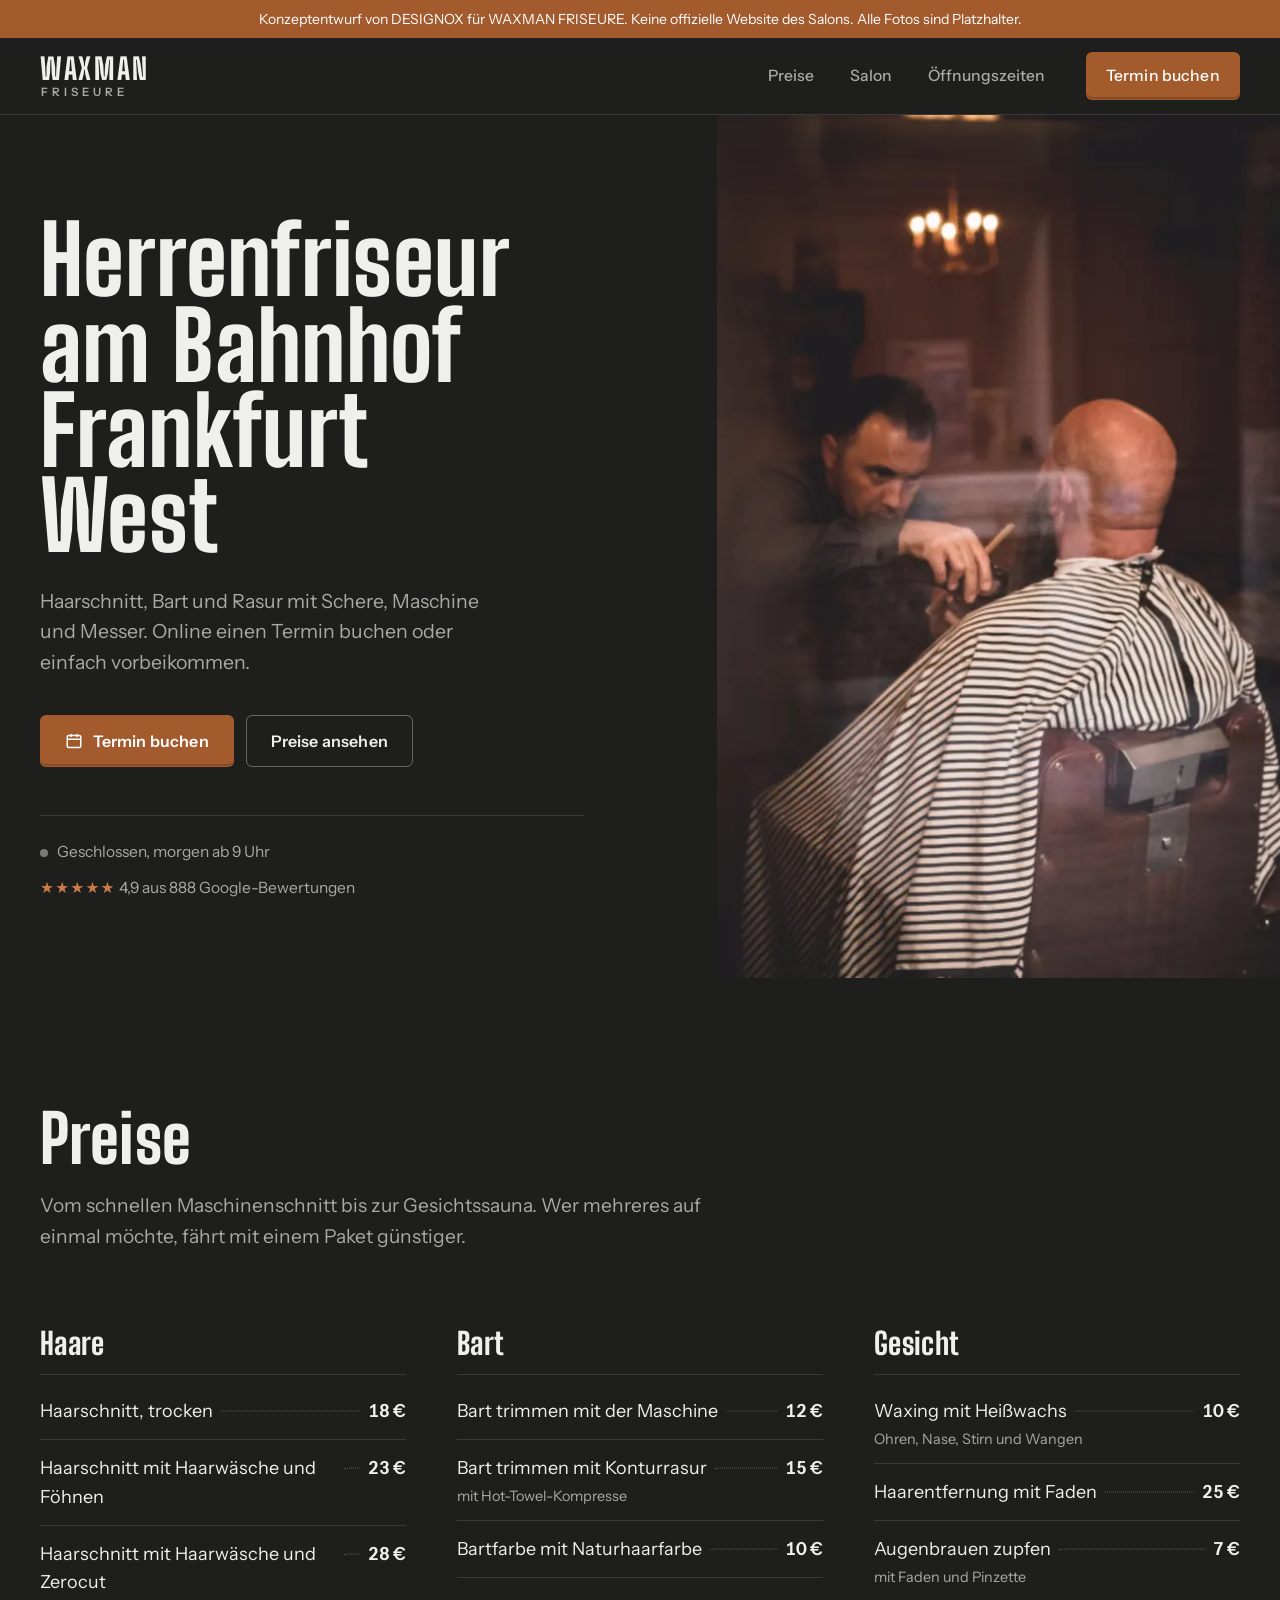
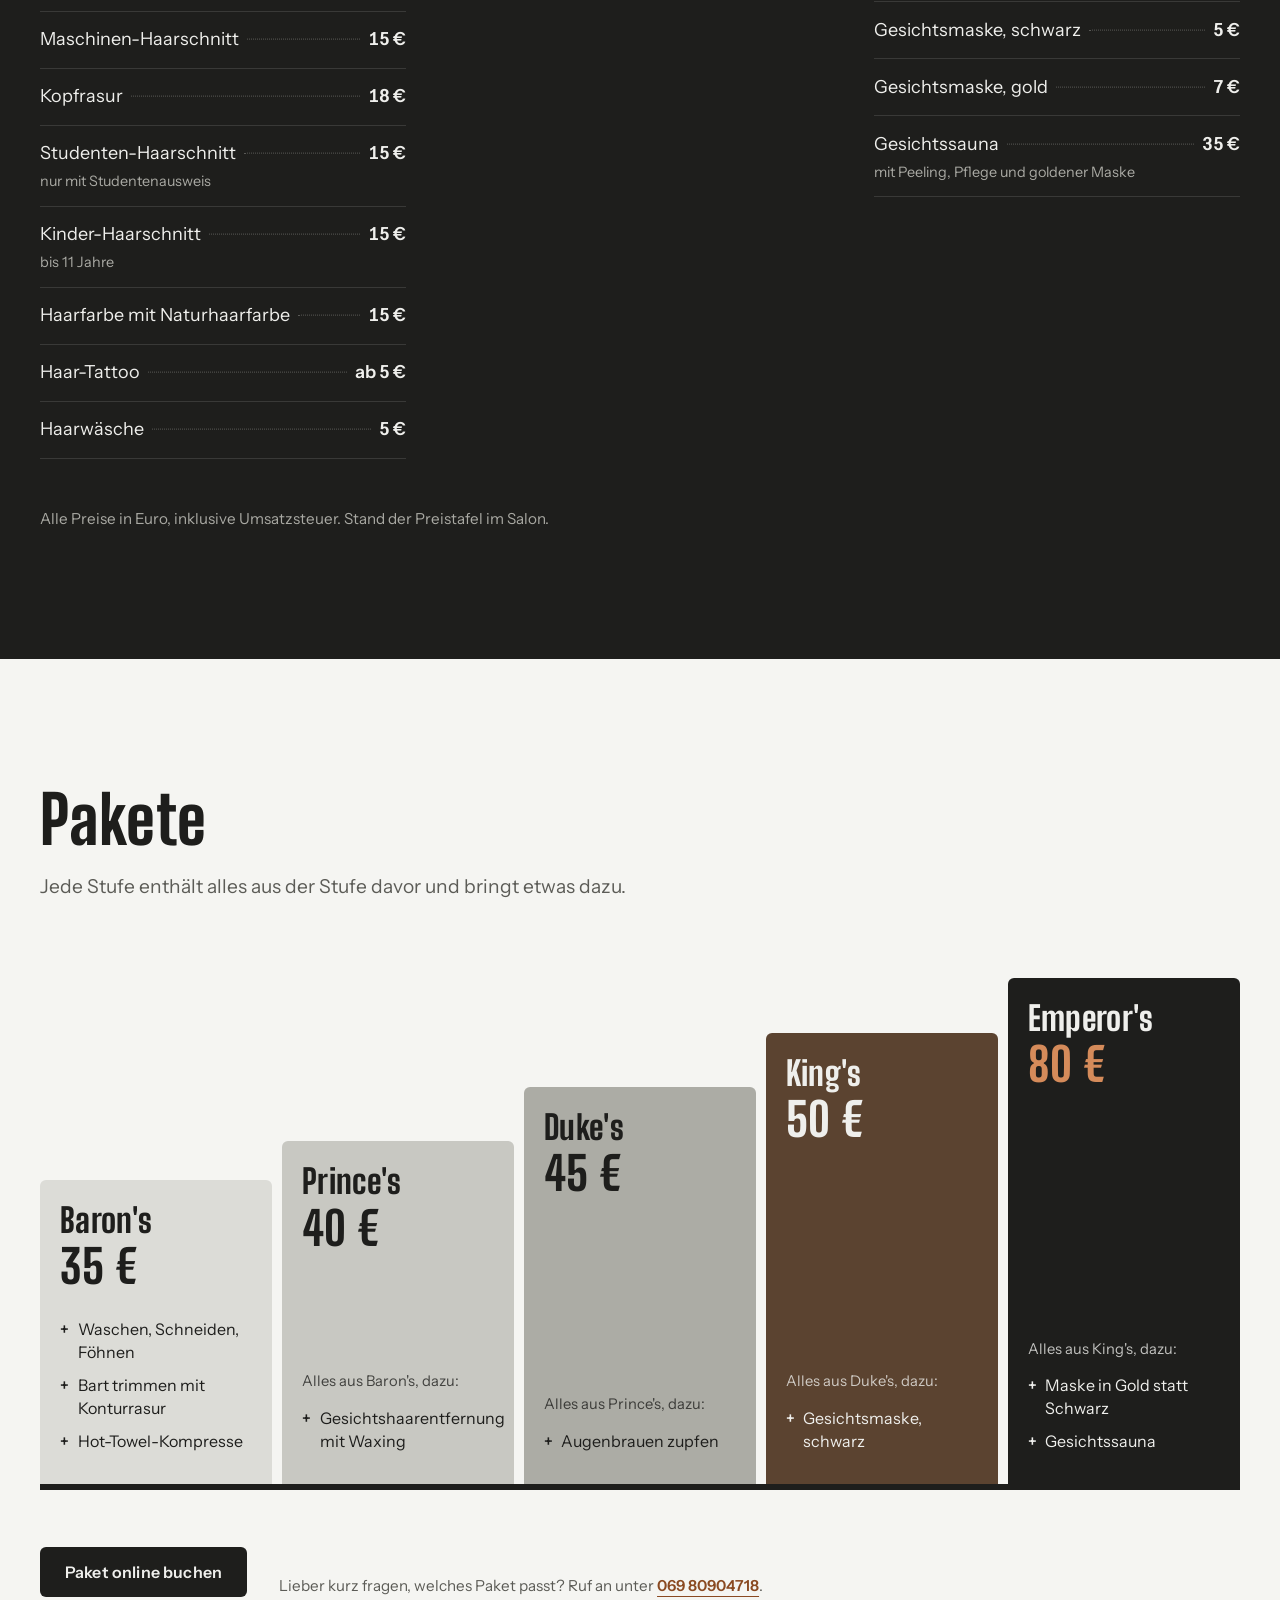
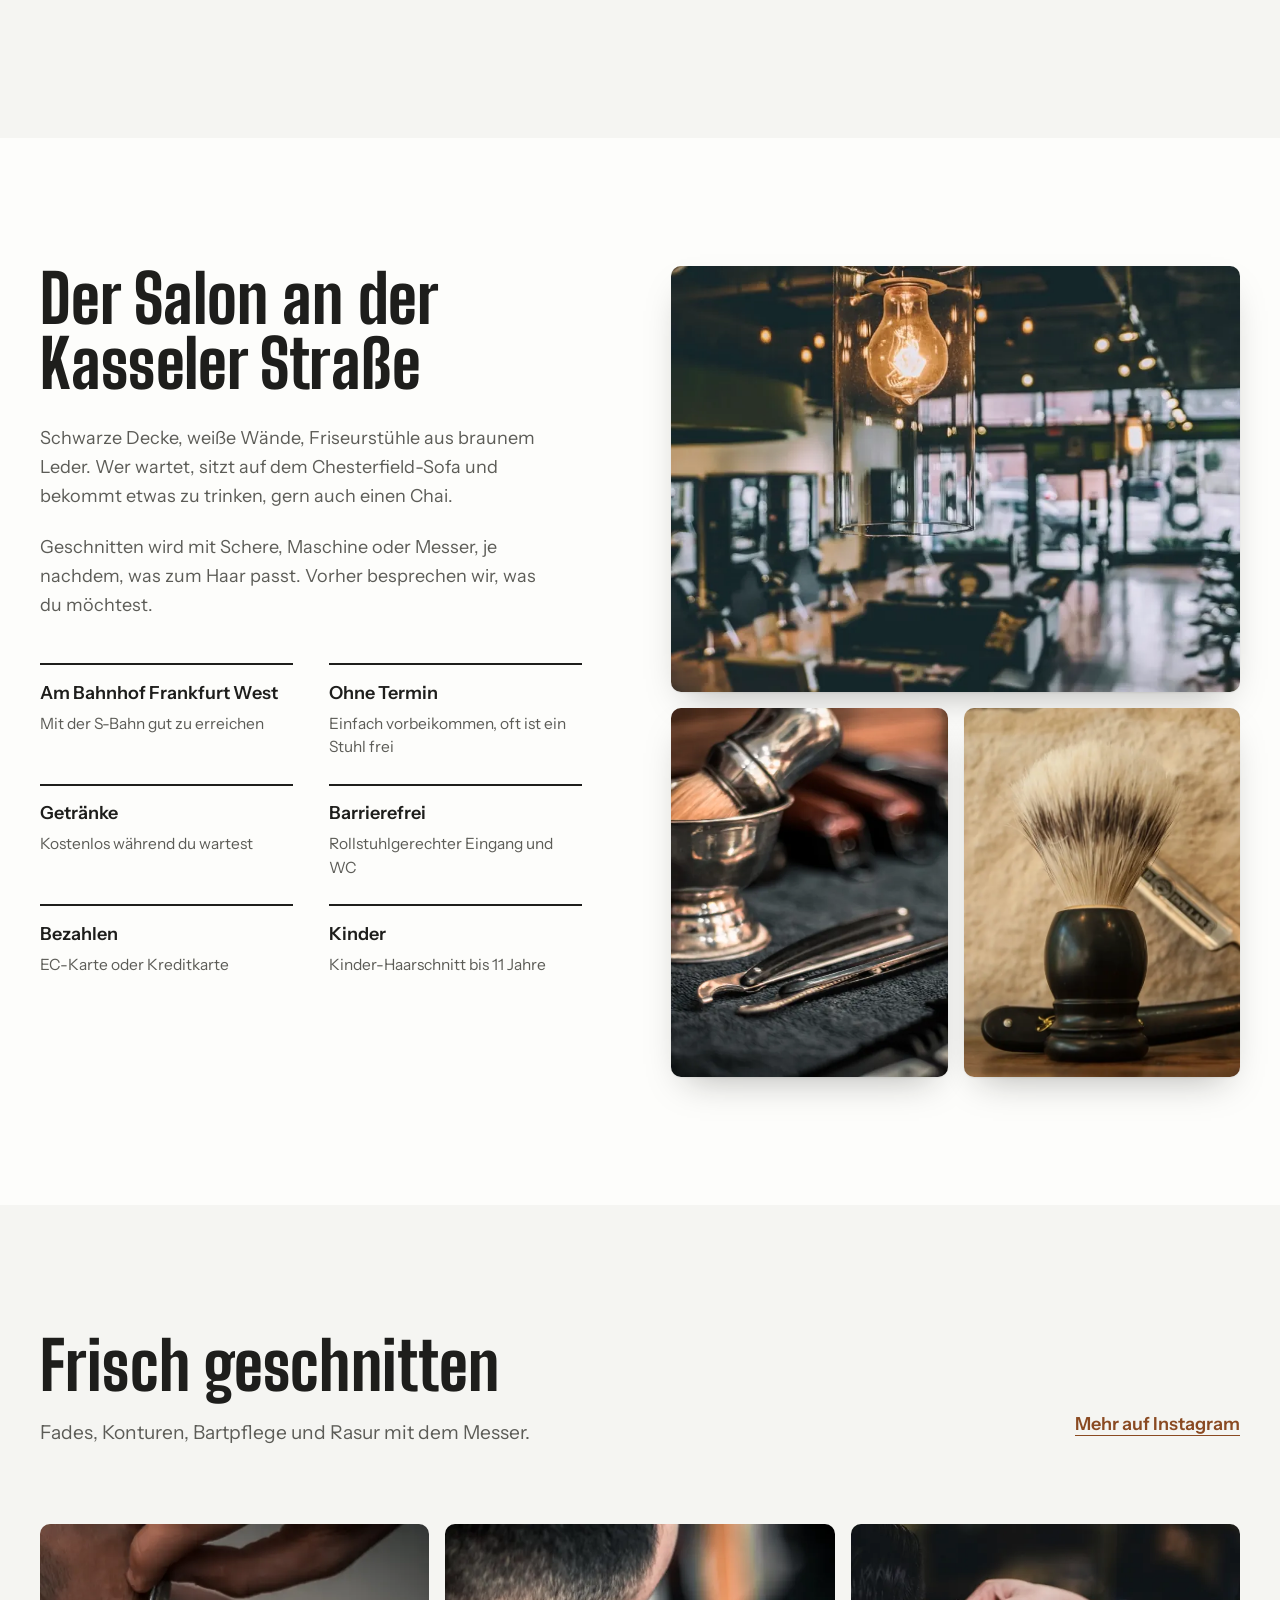
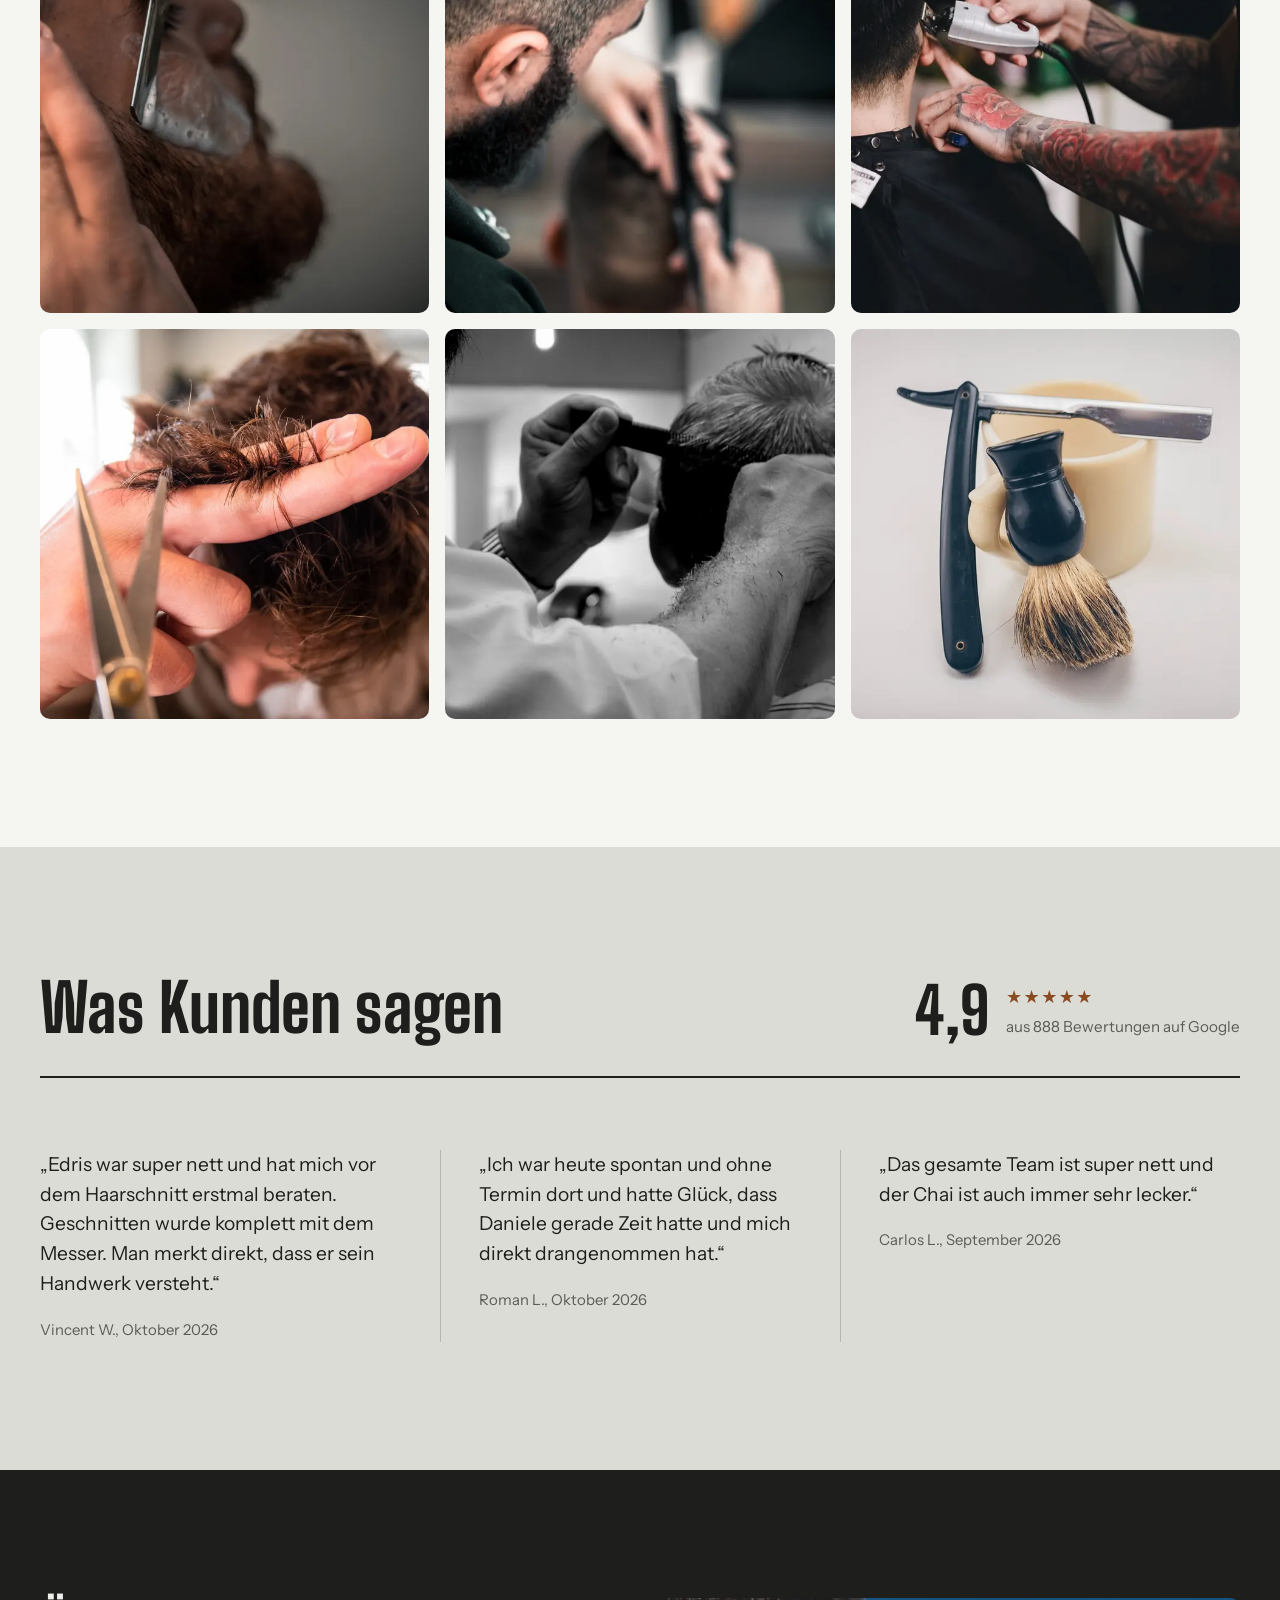
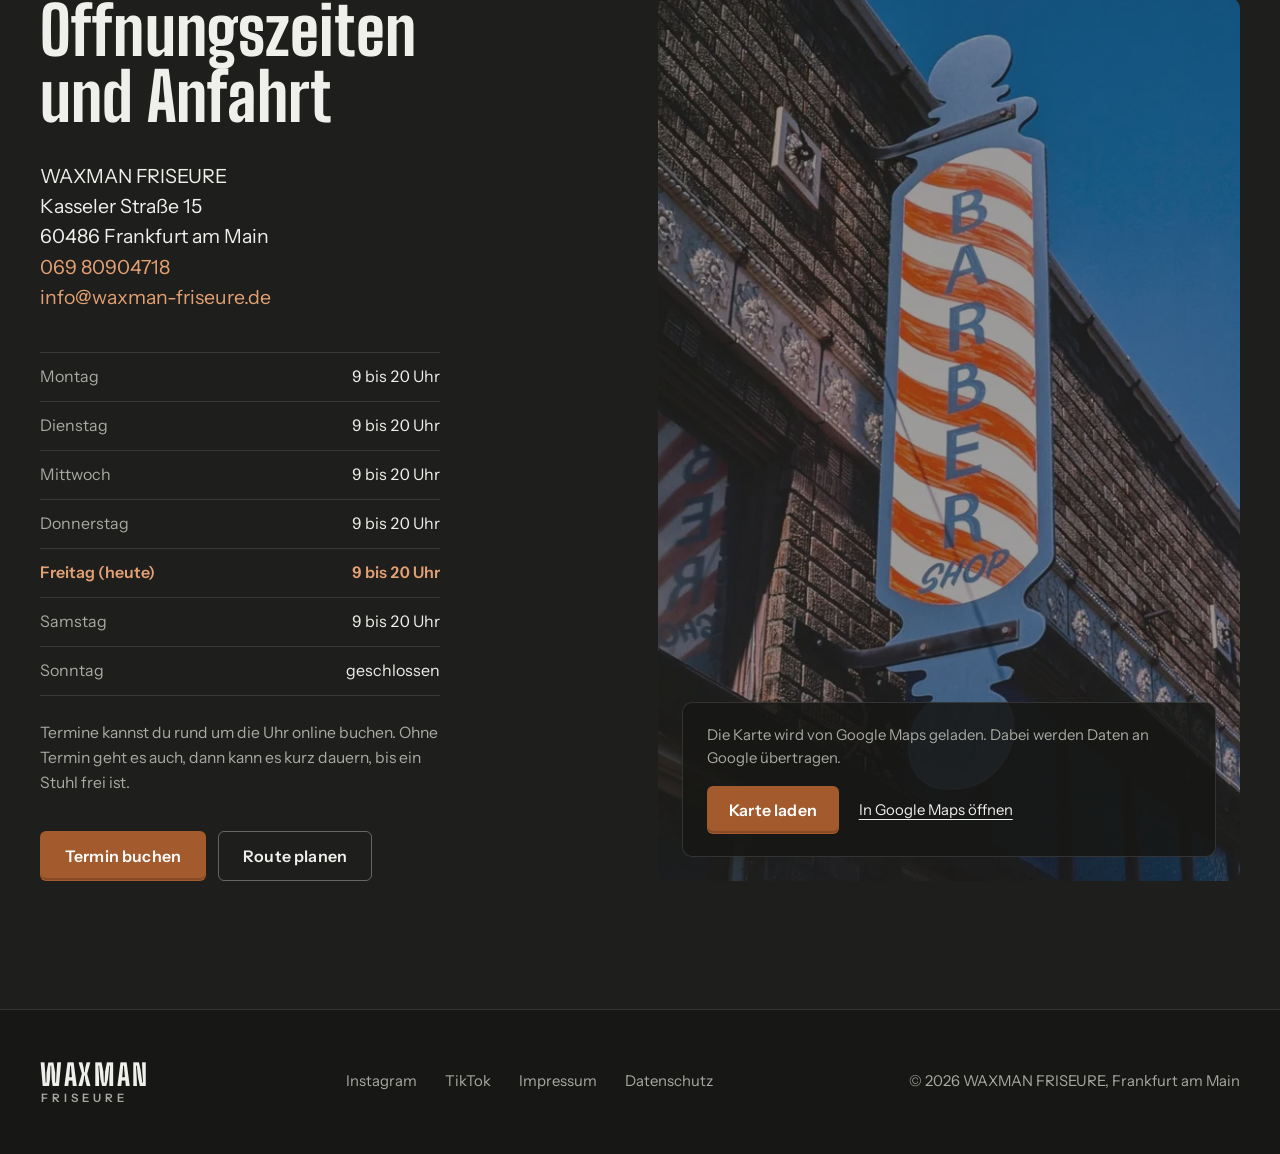
<file: demos/waxman-friseure/index.html>
<!doctype html>
<html lang="de">
<head>
<meta charset="utf-8">
<meta name="viewport" content="width=device-width, initial-scale=1">
<title>WAXMAN FRISEURE | Herrenfriseur am Bahnhof Frankfurt West</title>
<meta name="description" content="Herrenfriseur am Bahnhof Frankfurt West, Kasseler Straße 15: Haarschnitt, Bart und Rasur. Mo bis Sa 9 bis 20 Uhr, online buchen oder einfach vorbeikommen.">
<meta name="robots" content="noindex, nofollow">
<link rel="canonical" href="https://designox-waxman-friseure.vercel.app/">
<meta property="og:type" content="website">
<meta property="og:site_name" content="WAXMAN FRISEURE">
<meta property="og:locale" content="de_DE">
<meta property="og:url" content="https://designox-waxman-friseure.vercel.app/">
<meta property="og:title" content="WAXMAN FRISEURE Frankfurt">
<meta property="og:description" content="Herrenfriseur am Bahnhof Frankfurt West. Haarschnitt, Bart und Rasur, Mo bis Sa 9 bis 20 Uhr.">
<meta property="og:image" content="https://designox-waxman-friseure.vercel.app/img/og-image.jpg">
<meta property="og:image:width" content="1200">
<meta property="og:image:height" content="630">
<meta property="og:image:alt" content="Innenraum des Salons mit schwarzer Decke, weißen Wänden und Friseurstühlen aus braunem Leder">
<meta name="twitter:card" content="summary_large_image">
<meta name="twitter:title" content="WAXMAN FRISEURE Frankfurt">
<meta name="twitter:description" content="Herrenfriseur am Bahnhof Frankfurt West. Haarschnitt, Bart und Rasur, Mo bis Sa 9 bis 20 Uhr.">
<meta name="twitter:image" content="https://designox-waxman-friseure.vercel.app/img/og-image.jpg">
<meta name="theme-color" content="#1e1e1c">
<meta name="format-detection" content="telephone=yes">
<link rel="icon" href="data:image/svg+xml,%3Csvg xmlns='http://www.w3.org/2000/svg' viewBox='0 0 64 64'%3E%3Crect width='64' height='64' rx='10' fill='%231e1e1c'/%3E%3Cpath d='M14 18l9 28 9-22 9 22 9-28' fill='none' stroke='%23fdfdfb' stroke-width='5' stroke-linejoin='round'/%3E%3C/svg%3E">
<link rel="preload" as="image" type="image/webp" imagesrcset="img/hero-700.webp 700w, img/hero.webp 960w" imagesizes="(max-width: 980px) 100vw, 46vw" fetchpriority="high">
<link rel="preload" href="fonts/big-shoulders-display-latin.woff2" as="font" type="font/woff2" crossorigin>
<link rel="preload" href="fonts/instrument-sans-latin.woff2" as="font" type="font/woff2" crossorigin>
<link rel="stylesheet" href="fonts/fonts.css">
<script type="application/ld+json">
{
  "@context": "https://schema.org",
  "@type": "HairSalon",
  "@id": "https://designox-waxman-friseure.vercel.app/#salon",
  "name": "WAXMAN FRISEURE",
  "description": "Herrenfriseur am Bahnhof Frankfurt West: Haarschnitt, Bart, Rasur und Gesichtspflege.",
  "url": "https://designox-waxman-friseure.vercel.app/",
  "image": [
    "https://designox-waxman-friseure.vercel.app/img/og-image.jpg"
  ],
  "telephone": "+49 69 80904718",
  "email": "info@waxman-friseure.de",
  "priceRange": "5-80 €",
  "currenciesAccepted": "EUR",
  "paymentAccepted": "EC-Karte, Kreditkarte",
  "address": {
    "@type": "PostalAddress",
    "streetAddress": "Kasseler Straße 15",
    "postalCode": "60486",
    "addressLocality": "Frankfurt am Main",
    "addressRegion": "Hessen",
    "addressCountry": "DE"
  },
  "geo": {
    "@type": "GeoCoordinates",
    "latitude": 50.1190004,
    "longitude": 8.6408383
  },
  "hasMap": "https://www.google.com/maps/search/?api=1&query=WAXMAN%20FRISEURE%20Frankfurt&query_place_id=ChIJjbddt_gJvUcRUvY_NK0J-Qg",
  "sameAs": [
    "https://www.instagram.com/waxman_friseure_ffm",
    "https://www.tiktok.com/@waxman.friseure"
  ],
  "potentialAction": {
    "@type": "ReserveAction",
    "target": "https://buchung.treatwell.de/ort/462765/menue/",
    "name": "Termin buchen"
  },
  "openingHoursSpecification": [
    {
      "@type": "OpeningHoursSpecification",
      "dayOfWeek": ["Monday", "Tuesday", "Wednesday", "Thursday", "Friday", "Saturday"],
      "opens": "09:00",
      "closes": "20:00"
    }
  ],
  "amenityFeature": [
    { "@type": "LocationFeatureSpecification", "name": "Rollstuhlgerechter Eingang", "value": true },
    { "@type": "LocationFeatureSpecification", "name": "Rollstuhlgerechtes WC", "value": true },
    { "@type": "LocationFeatureSpecification", "name": "Kostenlose Getränke", "value": true }
  ],
  "hasOfferCatalog": {
    "@type": "OfferCatalog",
    "name": "Pakete",
    "itemListElement": [
      { "@type": "Offer", "name": "Baron's", "price": "35.00", "priceCurrency": "EUR", "description": "Waschen, Schneiden, Föhnen, Bart trimmen mit Konturrasur, Hot-Towel-Kompresse" },
      { "@type": "Offer", "name": "Prince's", "price": "40.00", "priceCurrency": "EUR", "description": "Baron's und Gesichtshaarentfernung mit Waxing" },
      { "@type": "Offer", "name": "Duke's", "price": "45.00", "priceCurrency": "EUR", "description": "Prince's und Augenbrauen zupfen" },
      { "@type": "Offer", "name": "King's", "price": "50.00", "priceCurrency": "EUR", "description": "Duke's und Gesichtsmaske schwarz" },
      { "@type": "Offer", "name": "Emperor's", "price": "80.00", "priceCurrency": "EUR", "description": "King's mit goldener Gesichtsmaske und Gesichtssauna" }
    ]
  }
}
</script>
<style>
:root{
  --black:#1e1e1c;      /* matte Decke und Theke */
  --black-2:#292926;
  --black-deep:#171715;
  --wall:#f5f5f2;       /* weiße Wände */
  --white:#fdfdfb;
  --tile:#dcdcd7;       /* Betonfliesen am Boden */
  --tile-2:#c8c8c2;
  --tile-3:#acaca5;
  --walnut:#5b4330;     /* Holzuhr an der Wand */
  --cognac:#a35a2d;     /* Lederstühle */
  --cognac-hover:#8e4d25;
  --cognac-text:#8a4a22;
  --text:#1e1e1c;
  --muted:#5c5c57;
  --on-dark:#efefec;
  --on-dark-muted:#a9a9a3;
  --line:rgba(30,30,28,.13);
  --line-dark:rgba(239,239,236,.13);

  --r:6px; --r-l:10px;
  --wrap:1200px;
  --header:76px;
  --shadow-photo:0 1px 2px rgba(20,20,18,.06),0 16px 36px -16px rgba(20,20,18,.34);

  --display:"Big Shoulders Display","Arial Narrow","Roboto Condensed",sans-serif;
  --sans:"Instrument Sans",system-ui,-apple-system,"Segoe UI",sans-serif;
}
*,*::before,*::after{box-sizing:border-box}
html{scroll-behavior:smooth;-webkit-text-size-adjust:100%}
@media (prefers-reduced-motion:reduce){html{scroll-behavior:auto}}
[id]{scroll-margin-top:var(--header)}
body{margin:0;background:var(--wall);color:var(--text);font-family:var(--sans);font-size:1.125rem;line-height:1.6;-webkit-font-smoothing:antialiased;-moz-osx-font-smoothing:grayscale;text-rendering:optimizeLegibility}
img{display:block;max-width:100%;height:auto}
picture{display:contents}
a{color:inherit}
:focus-visible{outline:2px solid var(--cognac);outline-offset:3px;border-radius:3px}
main:focus{outline:none}
.wrap{width:min(var(--wrap),100% - 2.5rem);margin-inline:auto}
h1,h2,h3{font-family:var(--display);font-weight:800;margin:0;text-wrap:balance}
h2{font-size:clamp(2.75rem,5.2vw,4.25rem);line-height:.98;letter-spacing:.002em}
h3{font-size:1.9rem;line-height:1;letter-spacing:.01em}
p{margin:0;text-wrap:pretty}
.skip{position:absolute;left:-999px;top:0;background:var(--cognac);color:#fff;padding:.6rem 1rem;z-index:100;border-radius:var(--r)}
.skip:focus{left:1rem;top:1rem}

/* Buttons */
.btn{display:inline-flex;align-items:center;justify-content:center;min-height:48px;gap:.6rem;font:600 1rem/1 var(--sans);letter-spacing:.01em;padding:1rem 1.5rem;border-radius:var(--r);text-decoration:none;border:1px solid transparent;cursor:pointer;transition:background-color .2s,border-color .2s}
.btn svg{width:18px;height:18px;flex:none}
.btn:active{transform:translateY(1px)}
.btn-cognac{background:var(--cognac);color:#fff;box-shadow:inset 0 -2px 0 rgba(0,0,0,.18)}
.btn-cognac:hover{background:var(--cognac-hover)}
.btn-line{border-color:rgba(239,239,236,.34);color:var(--on-dark)}
.btn-line:hover{border-color:rgba(239,239,236,.75);background:rgba(255,255,255,.05)}
.btn-dark{background:var(--black);color:var(--on-dark)}
.btn-dark:hover{background:var(--black-2)}

/* Header */
.site-header{position:sticky;top:0;z-index:50;background:var(--black);color:var(--on-dark);border-bottom:1px solid var(--line-dark)}
.site-header .wrap{display:flex;align-items:center;justify-content:space-between;gap:1rem;height:var(--header)}
.wordmark{display:inline-flex;flex-direction:column;justify-content:center;min-height:48px;text-decoration:none;line-height:1}
.wordmark b{font-family:var(--display);font-weight:800;font-size:1.85rem;letter-spacing:.09em}
.wordmark span{font-size:.72rem;font-weight:600;letter-spacing:.34em;color:var(--on-dark-muted);margin-top:.2rem;padding-left:.1em}
.nav{display:flex;align-items:center;gap:2.25rem}
.nav a{text-decoration:none;font-weight:500;font-size:.98rem;color:var(--on-dark-muted);transition:color .2s}
.nav a:hover{color:var(--on-dark)}
.nav .btn{color:#fff;padding:.8rem 1.2rem;margin-left:.3rem}
.menu-toggle{display:none;background:none;border:1px solid rgba(239,239,236,.34);color:var(--on-dark);font:500 1rem var(--sans);padding:.55rem 1rem;border-radius:var(--r);cursor:pointer}

/* Hero */
.hero{background:var(--black);color:var(--on-dark);overflow:hidden}
.hero-grid{display:grid;grid-template-columns:1.12fr .88fr;min-height:min(calc(100vh - var(--header)),820px)}
.hero-copy{display:flex;flex-direction:column;justify-content:center;padding:clamp(4rem,8vw,7rem) clamp(1.25rem,5vw,4.5rem) clamp(3.5rem,6vw,5rem) max(1.25rem,calc((100vw - var(--wrap))/2))}
.hero h1{font-size:clamp(3.6rem,7.4vw,6.6rem);line-height:.9;letter-spacing:.004em;max-width:11ch}
.hero-lead{color:var(--on-dark-muted);font-size:1.22rem;line-height:1.55;max-width:34ch;margin-top:1.75rem}
.hero-actions{display:flex;flex-wrap:wrap;gap:.75rem;margin-top:2.4rem}
.hero-meta{display:flex;flex-wrap:wrap;gap:.7rem 2rem;font-size:.97rem;color:var(--on-dark-muted);margin-top:3rem;padding-top:1.5rem;border-top:1px solid var(--line-dark);max-width:34rem}
.status{display:inline-flex;align-items:center;gap:.55rem}
.status::before{content:"";width:8px;height:8px;border-radius:50%;background:#7b7b75}
.status.is-open::before{background:#86c67f;box-shadow:0 0 0 4px rgba(134,198,127,.16)}
.stars{color:#c97a48;letter-spacing:.08em}
.hero-media{position:relative;margin:0;min-height:460px}
.hero-media img{position:absolute;inset:0;width:100%;height:100%;object-fit:cover;object-position:50% 45%}
.hero-media figcaption{position:absolute;left:1.25rem;bottom:1.25rem;z-index:1;background:rgba(23,23,21,.72);color:var(--on-dark);font-size:.875rem;padding:.5rem .85rem;border-radius:var(--r)}
@media (prefers-reduced-motion:no-preference){
  .hero-media img{animation:reveal 1.2s cubic-bezier(.2,.7,.1,1) both}
  @keyframes reveal{from{clip-path:inset(100% 0 0 0)}to{clip-path:inset(0 0 0 0)}}
}

/* Sections */
.section{padding-block:clamp(5.5rem,10vw,8.5rem)}
.section-head{max-width:44rem;margin-bottom:clamp(3rem,6vw,4.75rem)}
.section-head p{color:var(--muted);font-size:1.2rem;line-height:1.6;margin-top:1.2rem;max-width:40em}

/* Preise: wie die Preistafel vor der Tür */
.preise{background:var(--black);color:var(--on-dark)}
.preise .section-head p{color:var(--on-dark-muted)}
.board{display:grid;grid-template-columns:repeat(3,1fr);gap:3rem clamp(2rem,4vw,3.75rem)}
.board h3{padding-bottom:1rem;border-bottom:1px solid var(--line-dark);margin-bottom:.5rem}
.board ul{list-style:none;margin:0;padding:0}
.board li{padding:.85rem 0;border-bottom:1px solid var(--line-dark)}
.item{display:flex;align-items:baseline;gap:.5rem}
.item .dots{flex:1;border-bottom:1px dotted rgba(239,239,236,.28);transform:translateY(-.3em);min-width:1rem}
.item .price{font-variant-numeric:tabular-nums;font-weight:600;white-space:nowrap}
.board small{display:block;color:var(--on-dark-muted);font-size:.9rem;line-height:1.45;margin-top:.2rem}
.board-note{color:var(--on-dark-muted);font-size:.95rem;margin-top:3rem;max-width:60ch}

/* Pakete: jede Stufe bringt etwas dazu */
.ladder{list-style:none;margin:0;padding:0;display:grid;grid-template-columns:repeat(5,minmax(0,1fr));gap:.6rem;align-items:end;border-bottom:6px solid var(--black)}
.step{display:flex;flex-direction:column;min-height:calc(18rem + var(--i) * 3.4rem);padding:1.5rem 1.25rem 1.6rem;border-radius:var(--r) var(--r) 0 0;background:var(--bg);color:var(--fg,var(--text))}
.step:nth-child(1){--i:0;--bg:var(--tile)}
.step:nth-child(2){--i:1;--bg:var(--tile-2)}
.step:nth-child(3){--i:2;--bg:var(--tile-3)}
.step:nth-child(4){--i:3;--bg:var(--walnut);--fg:var(--on-dark)}
.step:nth-child(5){--i:4;--bg:var(--black);--fg:var(--on-dark)}
.step h3{font-size:2.1rem}
.step .amount{font-family:var(--display);font-weight:800;font-size:2.9rem;line-height:1;margin-top:.35rem;font-variant-numeric:tabular-nums}
.step:nth-child(5) .amount{color:#d58b5a}
.step .base{font-size:.92rem;line-height:1.45;margin-top:auto;padding-top:1.5rem;opacity:.78}
.step ul{list-style:none;margin:.6rem 0 0;padding:0;font-size:1rem;line-height:1.45;hyphens:auto;-webkit-hyphens:auto}
.step .amount + ul{margin-top:auto;padding-top:1.5rem}
.step li{padding:.3rem 0 .3rem 1.1rem;position:relative}
.step li::before{content:"+";position:absolute;left:0;font-weight:600}
.pakete-note{color:var(--muted);font-size:.95rem;margin-top:1.75rem;max-width:62ch}
.pakete-cta{display:flex;flex-wrap:wrap;align-items:center;gap:1rem 2rem;margin-top:2.75rem}

/* Salon */
.salon{background:var(--white)}
.salon-grid{display:grid;grid-template-columns:1fr 1.05fr;gap:clamp(3rem,7vw,6rem);align-items:start}
.salon-text{position:sticky;top:calc(var(--header) + 2.5rem)}
.salon-text > p{color:var(--muted);max-width:48ch;margin-top:1.4rem}
.salon-text > h2 + p{margin-top:1.75rem}
.facts{display:grid;grid-template-columns:1fr 1fr;gap:1.6rem 2.25rem;margin:2.75rem 0 0}
.facts div{border-top:2px solid var(--black);padding-top:.85rem}
.facts dt{font-weight:600}
.facts dd{margin:.25rem 0 0;color:var(--muted);font-size:.97rem;line-height:1.5}
.collage{display:grid;grid-template-columns:1fr 1fr;gap:1rem}
.collage figure{margin:0;border-radius:var(--r-l);overflow:hidden;position:relative;box-shadow:var(--shadow-photo)}
.collage img{width:100%;height:100%;object-fit:cover}
.collage .wide{grid-column:1/-1;aspect-ratio:4/3}
.collage .tall{aspect-ratio:3/4}
.collage figcaption{position:absolute;left:.9rem;bottom:.9rem;background:rgba(253,253,251,.9);font-size:.85rem;font-weight:500;padding:.35rem .75rem;border-radius:var(--r)}

/* Schnitte */
.schnitte .section-head{display:flex;flex-wrap:wrap;justify-content:space-between;align-items:flex-end;gap:1.5rem 3rem;max-width:none}
.schnitte .section-head > div{max-width:40rem}
.cuts{list-style:none;margin:0;padding:0;display:grid;grid-template-columns:repeat(3,1fr);gap:1rem}
.cuts li{border-radius:var(--r-l);overflow:hidden;aspect-ratio:1;background:var(--tile)}
.cuts img{width:100%;height:100%;object-fit:cover}
.text-link{display:inline-flex;align-items:center;min-height:48px;font-weight:600;color:var(--cognac-text);text-underline-offset:5px}

/* Kunden */
.kunden{background:var(--tile)}
.reviews-top{display:flex;flex-wrap:wrap;justify-content:space-between;align-items:flex-end;gap:2rem;margin-bottom:clamp(3rem,6vw,4.5rem);padding-bottom:2.25rem;border-bottom:2px solid var(--black)}
.rating{display:flex;align-items:center;gap:1rem}
.rating-score{font-family:var(--display);font-weight:800;font-size:4rem;line-height:.9}
.rating small{display:block;color:var(--muted);font-size:.95rem;margin-top:.15rem}
.kunden .stars{color:var(--cognac-text)}
.quotes{display:grid;grid-template-columns:repeat(3,1fr);gap:0;margin:0;padding:0;list-style:none}
.quotes li{padding:0 clamp(1.5rem,3vw,2.5rem)}
.quotes li:first-child{padding-left:0}
.quotes li:last-child{padding-right:0}
.quotes li + li{border-left:1px solid rgba(30,30,28,.2)}
.quotes figure{margin:0}
.quotes blockquote{margin:0;font-size:1.2rem;line-height:1.55}
.quotes figcaption{margin-top:1.25rem;color:var(--muted);font-size:.93rem}

/* Besuch */
.besuch{background:var(--black);color:var(--on-dark)}
.besuch-grid{display:grid;grid-template-columns:1fr 1.1fr;gap:clamp(3rem,7vw,6rem);align-items:stretch}
.besuch h2{margin-bottom:2rem}
.addr{font-size:1.22rem;font-style:normal;line-height:1.55}
.addr a{color:#e3a072;text-decoration:none;display:inline-block}
.addr a:hover{text-decoration:underline;text-underline-offset:4px}
.hours{width:100%;max-width:25rem;border-collapse:collapse;margin:2.5rem 0 1.5rem;font-size:1rem}
.hours th{text-align:left;font-weight:400;color:var(--on-dark-muted);padding:.7rem 0}
.hours td{text-align:right;padding:.7rem 0;font-variant-numeric:tabular-nums}
.hours tr{border-bottom:1px solid var(--line-dark)}
.hours tr:first-child{border-top:1px solid var(--line-dark)}
.hours tr.today th,.hours tr.today td{color:#e3a072;font-weight:600}
.hint{color:var(--on-dark-muted);max-width:42ch;font-size:.98rem}
.besuch .hero-actions{margin-top:2.25rem}
.map{position:relative;border-radius:var(--r-l);overflow:hidden;min-height:460px;background:var(--black-2)}
.map img{position:absolute;inset:0;width:100%;height:100%;object-fit:cover;opacity:.55}
.map-consent{position:absolute;inset:auto 1.5rem 1.5rem 1.5rem;background:rgba(23,23,21,.88);border:1px solid var(--line-dark);border-radius:var(--r-l);padding:1.35rem 1.5rem;display:grid;gap:1rem}
.map-consent p{font-size:.93rem;line-height:1.55;color:var(--on-dark-muted)}
.map-consent .row{display:flex;flex-wrap:wrap;gap:1rem 1.25rem;align-items:center}
.map-consent .btn{padding:.85rem 1.3rem}
.map-consent a:not(.btn){font-size:.93rem;color:var(--on-dark);text-underline-offset:4px}
.map iframe{position:absolute;inset:0;width:100%;height:100%;border:0}

/* Footer */
.site-footer{background:var(--black-deep);color:var(--on-dark-muted);padding:3rem 0;font-size:.93rem;border-top:1px solid var(--line-dark)}
.site-footer .wrap{display:flex;flex-wrap:wrap;justify-content:space-between;align-items:center;gap:1.25rem 2.5rem}
.site-footer nav{display:flex;flex-wrap:wrap;gap:1.75rem}
.site-footer a{text-decoration:none;transition:color .2s}
.site-footer a:hover{color:var(--on-dark)}
.site-footer .wordmark{color:var(--on-dark)}

.mobile-bar,.nav-backdrop{display:none}
.demo-note{background:var(--cognac);color:#fff;font-size:.875rem;line-height:1.45;text-align:center;padding:.55rem 1.25rem}

/* Responsive */
@media (max-width:980px){
  .hero-grid{grid-template-columns:1fr;min-height:0}
  .hero-copy{padding:3.5rem 1.25rem 3rem}
  .hero-media{min-height:0;aspect-ratio:4/5;max-height:640px}
  .board{grid-template-columns:1fr 1fr}
  .ladder{grid-template-columns:1fr;gap:.6rem;border-bottom:0}
  .step{min-height:0;border-radius:var(--r);display:grid;grid-template-columns:1fr auto;column-gap:1.5rem;align-items:baseline}
  .step .amount{margin-top:0;font-size:2.4rem;grid-column:2;grid-row:1}
  .step h3{grid-column:1;grid-row:1}
  .step .base,.step ul{grid-column:1/-1}
  .step .base{margin-top:.5rem;padding-top:0;order:3}
  .step .amount + ul{padding-top:0}
  .salon-grid,.besuch-grid{grid-template-columns:1fr}
  .salon-text{position:static}
  .quotes{grid-template-columns:1fr;max-width:40rem}
  .quotes li,.quotes li:first-child,.quotes li:last-child{padding:2rem 0}
  .quotes li:first-child{padding-top:0}
  .quotes li + li{border-left:0;border-top:1px solid rgba(30,30,28,.2)}
}
@media (max-width:760px){
  :root{--header:68px}
  .site-header .wrap{position:relative;z-index:2}
  .wordmark b{font-size:1.65rem}
  .menu-toggle{display:inline-flex;align-items:center;justify-content:center;min-height:48px;min-width:48px;padding:0 1.15rem}

  /* Menü als Bottom Sheet */
  .nav{position:fixed;left:0;right:0;bottom:0;top:auto;z-index:2;display:flex;flex-direction:column;align-items:stretch;gap:0;background:var(--black);padding:.75rem 1.25rem calc(1.25rem + env(safe-area-inset-bottom));border-radius:16px 16px 0 0;border-top:1px solid var(--line-dark);box-shadow:0 -24px 48px -16px rgba(0,0,0,.55);transform:translateY(105%);visibility:hidden;transition:transform .28s cubic-bezier(.2,.7,.1,1),visibility 0s linear .28s}
  .nav.is-open{transform:none;visibility:visible;transition:transform .28s cubic-bezier(.2,.7,.1,1)}
  .nav::before{content:"";width:40px;height:4px;border-radius:2px;background:rgba(239,239,236,.25);margin:0 auto .5rem}
  .nav a{display:flex;align-items:center;min-height:56px;font-size:1.1rem;color:var(--on-dark);border-bottom:1px solid var(--line-dark)}
  .nav .btn{min-height:56px;margin:1.25rem 0 0;border-bottom:0;color:#fff;font-size:1.05rem}
  .nav-backdrop{display:block;position:fixed;inset:0;z-index:1;background:rgba(10,10,9,.55);opacity:0;visibility:hidden;transition:opacity .25s,visibility 0s linear .25s}
  body.nav-open .nav-backdrop{opacity:1;visibility:visible;transition:opacity .25s}

  /* Schnellleiste unten, erscheint nach dem Hero */
  .mobile-bar{display:flex;gap:.6rem;position:fixed;left:0;right:0;bottom:0;z-index:45;padding:.6rem .75rem calc(.6rem + env(safe-area-inset-bottom));background:rgba(23,23,21,.97);border-top:1px solid var(--line-dark);transform:translateY(110%);visibility:hidden;transition:transform .25s ease,visibility 0s linear .25s}
  body.bar-on .mobile-bar{transform:none;visibility:visible;transition:transform .25s ease}
  body.nav-open .mobile-bar{transform:translateY(110%);visibility:hidden}
  .mobile-bar .btn-cognac{flex:1;min-height:52px}
  .mobile-bar-menu,.mobile-bar-call{min-height:52px;min-width:56px;padding:0 1rem;border-radius:var(--r);background:none;color:var(--on-dark);border:1px solid rgba(239,239,236,.34);font:500 1rem var(--sans);cursor:pointer;display:inline-flex;align-items:center;justify-content:center;text-decoration:none}
  .mobile-bar-call svg{width:20px;height:20px}

  /* Öffnung: Überschrift und eine Hauptaktion */
  .hero .btn-line{display:none}
  .hero-actions .btn{flex:1 1 100%}

  /* Preise und Bilder einspaltig */
  .board{grid-template-columns:1fr;gap:2.5rem}
  .facts{grid-template-columns:1fr}
  .cuts{grid-template-columns:1fr 1fr;gap:.6rem}
  .pakete-cta .btn,.besuch .btn{width:100%}

  /* Tippflächen mindestens 48 px */
  .addr a{display:inline-flex;align-items:center;min-height:48px}
  .map{min-height:400px}
  .map-consent a:not(.btn){display:inline-flex;align-items:center;min-height:48px}
  .site-footer{padding-bottom:calc(3rem + 72px + env(safe-area-inset-bottom))}
  .site-footer nav{gap:0 1.5rem}
  .site-footer nav a{display:inline-flex;align-items:center;min-height:48px}
}
@media (max-width:760px) and (prefers-reduced-motion:reduce){
  .nav,.nav.is-open,.nav-backdrop,.mobile-bar{transition:none}
}
@media (max-width:520px){
  body{font-size:1.0625rem}
  .section{padding-block:4.5rem}
  .hero h1{font-size:3.5rem}
  .hero-lead,.section-head p{font-size:1.125rem}
  .hero-meta{margin-top:2.25rem}
  .map-consent{inset:auto 1rem 1rem 1rem;padding:1.2rem}
}
</style>
</head>
<body>
<a class="skip" href="#inhalt">Zum Inhalt springen</a>
<div class="demo-note" role="note">Konzeptentwurf von DESIGNOX für WAXMAN FRISEURE. Keine offizielle Website des Salons. Alle Fotos sind Platzhalter.</div>

<header class="site-header">
  <div class="nav-backdrop" id="nav-backdrop"></div>
  <div class="wrap">
    <a class="wordmark" href="#top" aria-label="WAXMAN FRISEURE, zur Startseite"><b>WAXMAN</b><span>FRISEURE</span></a>
    <button class="menu-toggle" type="button" aria-expanded="false" aria-controls="nav">Menü</button>
    <nav class="nav" id="nav" aria-label="Hauptnavigation">
      <a href="#preise">Preise</a>
      <a href="#salon">Salon</a>
      <a href="#besuch">Öffnungszeiten</a>
      <a class="btn btn-cognac" href="https://buchung.treatwell.de/ort/462765/menue/" target="_blank" rel="noopener noreferrer">Termin buchen</a>
    </nav>
  </div>
</header>

<main id="inhalt" tabindex="-1">
  <section class="hero" id="top">
    <div class="hero-grid">
      <div class="hero-copy">
        <h1>Herrenfriseur am Bahnhof Frankfurt West</h1>
        <p class="hero-lead">Haarschnitt, Bart und Rasur mit Schere, Maschine und Messer. Online einen Termin buchen oder einfach vorbeikommen.</p>
        <div class="hero-actions">
          <a class="btn btn-cognac" href="https://buchung.treatwell.de/ort/462765/menue/" target="_blank" rel="noopener noreferrer">
            <svg viewBox="0 0 24 24" fill="none" stroke="currentColor" stroke-width="2" aria-hidden="true"><rect x="3" y="4.5" width="18" height="16" rx="2"/><path d="M3 9.5h18M8 2.5v4M16 2.5v4"/></svg>
            Termin buchen
          </a>
          <a class="btn btn-line" href="#preise">Preise ansehen</a>
        </div>
        <div class="hero-meta">
          <span class="status" id="status">Mo bis Sa 9 bis 20 Uhr</span>
          <span><span class="stars" aria-hidden="true">★★★★★</span> 4,9 aus 888 Google-Bewertungen</span>
        </div>
      </div>
      <figure class="hero-media">
        <picture><source type="image/webp" srcset="img/hero-700.webp 700w, img/hero.webp 960w" sizes="(max-width: 980px) 100vw, 46vw"><img src="img/hero.jpg" srcset="img/hero-700.jpg 700w, img/hero.jpg 960w" sizes="(max-width: 980px) 100vw, 46vw" width="960" height="1200" alt="Kunde im Friseurstuhl von hinten, der Barbier arbeitet im warmen Licht des Ladens" fetchpriority="high"></picture>
      </figure>
    </div>
  </section>

  <section class="section preise" id="preise" aria-labelledby="preise-h">
    <div class="wrap">
      <div class="section-head">
        <h2 id="preise-h">Preise</h2>
        <p>Vom schnellen Maschinenschnitt bis zur Gesichtssauna. Wer mehreres auf einmal möchte, fährt mit einem Paket günstiger.</p>
      </div>
      <div class="board">
        <div>
          <h3>Haare</h3>
          <ul>
            <li><div class="item"><span>Haarschnitt, trocken</span><span class="dots"></span><span class="price">18 €</span></div></li>
            <li><div class="item"><span>Haarschnitt mit Haarwäsche und Föhnen</span><span class="dots"></span><span class="price">23 €</span></div></li>
            <li><div class="item"><span>Haarschnitt mit Haarwäsche und Zerocut</span><span class="dots"></span><span class="price">28 €</span></div></li>
            <li><div class="item"><span>Maschinen-Haarschnitt</span><span class="dots"></span><span class="price">15 €</span></div></li>
            <li><div class="item"><span>Kopfrasur</span><span class="dots"></span><span class="price">18 €</span></div></li>
            <li><div class="item"><span>Studenten-Haarschnitt</span><span class="dots"></span><span class="price">15 €</span></div><small>nur mit Studentenausweis</small></li>
            <li><div class="item"><span>Kinder-Haarschnitt</span><span class="dots"></span><span class="price">15 €</span></div><small>bis 11 Jahre</small></li>
            <li><div class="item"><span>Haarfarbe mit Naturhaarfarbe</span><span class="dots"></span><span class="price">15 €</span></div></li>
            <li><div class="item"><span>Haar-Tattoo</span><span class="dots"></span><span class="price">ab 5 €</span></div></li>
            <li><div class="item"><span>Haarwäsche</span><span class="dots"></span><span class="price">5 €</span></div></li>
          </ul>
        </div>
        <div>
          <h3>Bart</h3>
          <ul>
            <li><div class="item"><span>Bart trimmen mit der Maschine</span><span class="dots"></span><span class="price">12 €</span></div></li>
            <li><div class="item"><span>Bart trimmen mit Konturrasur</span><span class="dots"></span><span class="price">15 €</span></div><small>mit Hot-Towel-Kompresse</small></li>
            <li><div class="item"><span>Bartfarbe mit Naturhaarfarbe</span><span class="dots"></span><span class="price">10 €</span></div></li>
          </ul>
        </div>
        <div>
          <h3>Gesicht</h3>
          <ul>
            <li><div class="item"><span>Waxing mit Heißwachs</span><span class="dots"></span><span class="price">10 €</span></div><small>Ohren, Nase, Stirn und Wangen</small></li>
            <li><div class="item"><span>Haarentfernung mit Faden</span><span class="dots"></span><span class="price">25 €</span></div></li>
            <li><div class="item"><span>Augenbrauen zupfen</span><span class="dots"></span><span class="price">7 €</span></div><small>mit Faden und Pinzette</small></li>
            <li><div class="item"><span>Gesichtsmaske, schwarz</span><span class="dots"></span><span class="price">5 €</span></div></li>
            <li><div class="item"><span>Gesichtsmaske, gold</span><span class="dots"></span><span class="price">7 €</span></div></li>
            <li><div class="item"><span>Gesichtssauna</span><span class="dots"></span><span class="price">35 €</span></div><small>mit Peeling, Pflege und goldener Maske</small></li>
          </ul>
        </div>
      </div>
      <p class="board-note">Alle Preise in Euro, inklusive Umsatzsteuer. Stand der Preistafel im Salon.</p>
    </div>
  </section>

  <section class="section pakete" id="pakete" aria-labelledby="pakete-h">
    <div class="wrap">
      <div class="section-head">
        <h2 id="pakete-h">Pakete</h2>
        <p>Jede Stufe enthält alles aus der Stufe davor und bringt etwas dazu.</p>
      </div>
      <ol class="ladder">
        <li class="step">
          <h3>Baron's</h3>
          <span class="amount">35 €</span>
          <ul>
            <li>Waschen, Schneiden, Föhnen</li>
            <li>Bart trimmen mit Konturrasur</li>
            <li>Hot-Towel-Kompresse</li>
          </ul>
        </li>
        <li class="step">
          <h3>Prince's</h3>
          <span class="amount">40 €</span>
          <p class="base">Alles aus Baron's, dazu:</p>
          <ul><li>Gesichtshaarentfernung mit Waxing</li></ul>
        </li>
        <li class="step">
          <h3>Duke's</h3>
          <span class="amount">45 €</span>
          <p class="base">Alles aus Prince's, dazu:</p>
          <ul><li>Augenbrauen zupfen</li></ul>
        </li>
        <li class="step">
          <h3>King's</h3>
          <span class="amount">50 €</span>
          <p class="base">Alles aus Duke's, dazu:</p>
          <ul><li>Gesichtsmaske, schwarz</li></ul>
        </li>
        <li class="step">
          <h3>Emperor's</h3>
          <span class="amount">80 €</span>
          <p class="base">Alles aus King's, dazu:</p>
          <ul><li>Maske in Gold statt Schwarz</li><li>Gesichtssauna</li></ul>
        </li>
      </ol>
      <div class="pakete-cta">
        <a class="btn btn-dark" href="https://buchung.treatwell.de/ort/462765/menue/" target="_blank" rel="noopener noreferrer">Paket online buchen</a>
        <p class="pakete-note">Lieber kurz fragen, welches Paket passt? Ruf an unter <a class="text-link" href="tel:+496980904718">069 80904718</a>.</p>
      </div>
    </div>
  </section>

  <section class="section salon" id="salon" aria-labelledby="salon-h">
    <div class="wrap salon-grid">
      <div class="salon-text">
        <h2 id="salon-h">Der Salon an der Kasseler Straße</h2>
        <p>Schwarze Decke, weiße Wände, Friseurstühle aus braunem Leder. Wer wartet, sitzt auf dem Chesterfield-Sofa und bekommt etwas zu trinken, gern auch einen Chai.</p>
        <p>Geschnitten wird mit Schere, Maschine oder Messer, je nachdem, was zum Haar passt. Vorher besprechen wir, was du möchtest.</p>
        <dl class="facts">
          <div><dt>Am Bahnhof Frankfurt West</dt><dd>Mit der S-Bahn gut zu erreichen</dd></div>
          <div><dt>Ohne Termin</dt><dd>Einfach vorbeikommen, oft ist ein Stuhl frei</dd></div>
          <div><dt>Getränke</dt><dd>Kostenlos während du wartest</dd></div>
          <div><dt>Barrierefrei</dt><dd>Rollstuhlgerechter Eingang und WC</dd></div>
          <div><dt>Bezahlen</dt><dd>EC-Karte oder Kreditkarte</dd></div>
          <div><dt>Kinder</dt><dd>Kinder-Haarschnitt bis 11 Jahre</dd></div>
        </dl>
      </div>
      <div class="collage">
        <figure class="wide"><picture><source type="image/webp" srcset="img/salon.webp"><img src="img/salon.jpg" width="768" height="576" loading="lazy" decoding="async" alt="Barbershop mit Glühbirnen an der Decke, Friseurstühlen und großen Fenstern"></picture></figure>
        <figure class="tall"><picture><source type="image/webp" srcset="img/uhr.webp"><img src="img/uhr.jpg" width="480" height="640" loading="lazy" decoding="async" alt="Rasierschale mit Pinsel, Rasiermesser und Aufsätze für die Maschine auf einem dunklen Tuch"></picture></figure>
        <figure class="tall"><picture><source type="image/webp" srcset="img/sofa.webp"><img src="img/sofa.jpg" width="597" height="796" loading="lazy" decoding="async" alt="Rasierpinsel und Rasiermesser vor einer hellen Steinwand"></picture></figure>
      </div>
    </div>
  </section>

  <section class="section schnitte" aria-labelledby="schnitte-h">
    <div class="wrap">
      <div class="section-head">
        <div>
          <h2 id="schnitte-h">Frisch geschnitten</h2>
          <p>Fades, Konturen, Bartpflege und Rasur mit dem Messer.</p>
        </div>
        <a class="text-link" href="https://www.instagram.com/waxman_friseure_ffm" target="_blank" rel="noopener noreferrer">Mehr auf Instagram</a>
      </div>
      <ul class="cuts">
        <li><picture><source type="image/webp" srcset="img/schnitt-1.webp"><img src="img/schnitt-1.jpg" width="640" height="640" loading="lazy" decoding="async" alt="Bartkontur wird mit dem Rasiermesser nachgezogen"></picture></li>
        <li><picture><source type="image/webp" srcset="img/schnitt-2.webp"><img src="img/schnitt-2.jpg" width="640" height="640" loading="lazy" decoding="async" alt="Barbier arbeitet mit der Maschine am Hinterkopf eines Kunden"></picture></li>
        <li><picture><source type="image/webp" srcset="img/schnitt-3.webp"><img src="img/schnitt-3.jpg" width="640" height="640" loading="lazy" decoding="async" alt="Nacken wird mit der Haarschneidemaschine ausrasiert"></picture></li>
        <li><picture><source type="image/webp" srcset="img/schnitt-4.webp"><img src="img/schnitt-4.jpg" width="640" height="640" loading="lazy" decoding="async" alt="Haarspitzen werden zwischen den Fingern mit der Schere geschnitten"></picture></li>
        <li><picture><source type="image/webp" srcset="img/schnitt-5.webp"><img src="img/schnitt-5.jpg" width="640" height="640" loading="lazy" decoding="async" alt="Schwarz-Weiß-Aufnahme: Seitenpartie wird mit Kamm und Schere geschnitten"></picture></li>
        <li><picture><source type="image/webp" srcset="img/schnitt-6.webp"><img src="img/schnitt-6.jpg" width="640" height="640" loading="lazy" decoding="async" alt="Rasiermesser, Rasierpinsel und Rasierseife"></picture></li>
      </ul>
    </div>
  </section>

  <section class="section kunden" aria-labelledby="kunden-h">
    <div class="wrap">
      <div class="reviews-top">
        <h2 id="kunden-h">Was Kunden sagen</h2>
        <div class="rating">
          <span class="rating-score">4,9</span>
          <span><span class="stars" aria-label="4,9 von 5 Sternen">★★★★★</span><small>aus 888 Bewertungen auf Google</small></span>
        </div>
      </div>
      <ul class="quotes">
        <li><figure>
          <blockquote>„Edris war super nett und hat mich vor dem Haarschnitt erstmal beraten. Geschnitten wurde komplett mit dem Messer. Man merkt direkt, dass er sein Handwerk versteht.“</blockquote>
          <figcaption>Vincent W., Oktober 2026</figcaption>
        </figure></li>
        <li><figure>
          <blockquote>„Ich war heute spontan und ohne Termin dort und hatte Glück, dass Daniele gerade Zeit hatte und mich direkt drangenommen hat.“</blockquote>
          <figcaption>Roman L., Oktober 2026</figcaption>
        </figure></li>
        <li><figure>
          <blockquote>„Das gesamte Team ist super nett und der Chai ist auch immer sehr lecker.“</blockquote>
          <figcaption>Carlos L., September 2026</figcaption>
        </figure></li>
      </ul>
    </div>
  </section>

  <section class="section besuch" id="besuch" aria-labelledby="besuch-h">
    <div class="wrap besuch-grid">
      <div>
        <h2 id="besuch-h">Öffnungszeiten und Anfahrt</h2>
        <address class="addr">
          WAXMAN FRISEURE<br>
          Kasseler Straße 15<br>
          60486 Frankfurt am Main<br>
          <a href="tel:+496980904718">069 80904718</a><br>
          <a href="mailto:info@waxman-friseure.de">info@waxman-friseure.de</a>
        </address>
        <table class="hours" aria-label="Öffnungszeiten">
          <tbody>
            <tr data-day="1"><th scope="row">Montag</th><td>9 bis 20 Uhr</td></tr>
            <tr data-day="2"><th scope="row">Dienstag</th><td>9 bis 20 Uhr</td></tr>
            <tr data-day="3"><th scope="row">Mittwoch</th><td>9 bis 20 Uhr</td></tr>
            <tr data-day="4"><th scope="row">Donnerstag</th><td>9 bis 20 Uhr</td></tr>
            <tr data-day="5"><th scope="row">Freitag</th><td>9 bis 20 Uhr</td></tr>
            <tr data-day="6"><th scope="row">Samstag</th><td>9 bis 20 Uhr</td></tr>
            <tr data-day="0"><th scope="row">Sonntag</th><td>geschlossen</td></tr>
          </tbody>
        </table>
        <p class="hint">Termine kannst du rund um die Uhr online buchen. Ohne Termin geht es auch, dann kann es kurz dauern, bis ein Stuhl frei ist.</p>
        <div class="hero-actions">
          <a class="btn btn-cognac" href="https://buchung.treatwell.de/ort/462765/menue/" target="_blank" rel="noopener noreferrer">Termin buchen</a>
          <a class="btn btn-line" href="https://www.google.com/maps/dir/?api=1&amp;destination=WAXMAN%20FRISEURE%2C%20Kasseler%20Stra%C3%9Fe%2015%2C%2060486%20Frankfurt%20am%20Main" target="_blank" rel="noopener noreferrer">Route planen</a>
        </div>
      </div>
      <div class="map" id="map">
        <picture><source type="image/webp" srcset="img/aussen.webp"><img src="img/aussen.jpg" width="683" height="911" loading="lazy" decoding="async" alt="Barber-Schild an einer Hauswand vor blauem Himmel"></picture>
        <div class="map-consent">
          <p>Die Karte wird von Google Maps geladen. Dabei werden Daten an Google übertragen.</p>
          <div class="row">
            <button class="btn btn-cognac" type="button" id="load-map">Karte laden</button>
            <a href="https://www.google.com/maps/search/?api=1&amp;query=WAXMAN%20FRISEURE%20Frankfurt&amp;query_place_id=ChIJjbddt_gJvUcRUvY_NK0J-Qg" target="_blank" rel="noopener noreferrer">In Google Maps öffnen</a>
          </div>
        </div>
      </div>
    </div>
  </section>
</main>

<footer class="site-footer">
  <div class="wrap">
    <span class="wordmark"><b>WAXMAN</b><span>FRISEURE</span></span>
    <nav aria-label="Weitere Links">
      <a href="https://www.instagram.com/waxman_friseure_ffm" target="_blank" rel="noopener noreferrer">Instagram</a>
      <a href="https://www.tiktok.com/@waxman.friseure" target="_blank" rel="noopener noreferrer">TikTok</a>
      <a href="impressum.html">Impressum</a>
      <a href="datenschutz.html">Datenschutz</a>
    </nav>
    <span>© 2026 WAXMAN FRISEURE, Frankfurt am Main</span>
  </div>
</footer>

<div class="mobile-bar" id="mobile-bar">
  <button class="mobile-bar-menu" type="button" aria-expanded="false" aria-controls="nav">Menü</button>
  <a class="mobile-bar-call" href="tel:+496980904718" aria-label="Anrufen: 069 80904718">
    <svg viewBox="0 0 24 24" fill="none" stroke="currentColor" stroke-width="2" aria-hidden="true"><path d="M22 16.9v3a2 2 0 0 1-2.2 2 19.8 19.8 0 0 1-8.6-3.1 19.5 19.5 0 0 1-6-6A19.8 19.8 0 0 1 2.1 4.2 2 2 0 0 1 4.1 2h3a2 2 0 0 1 2 1.7c.1 1 .4 1.9.7 2.8a2 2 0 0 1-.5 2.1L8 9.9a16 16 0 0 0 6 6l1.3-1.3a2 2 0 0 1 2.1-.4c.9.3 1.8.6 2.8.7a2 2 0 0 1 1.7 2z"/></svg>
  </a>
  <a class="btn btn-cognac" href="https://buchung.treatwell.de/ort/462765/menue/" target="_blank" rel="noopener noreferrer">Termin buchen</a>
</div>

<script>
(function(){
  // Mobile menu (Bottom Sheet), zwei Auslöser: oben und in der Schnellleiste
  var n=document.getElementById('nav'),toggles=document.querySelectorAll('[aria-controls="nav"]'),bd=document.getElementById('nav-backdrop'),last=null;
  function setNav(open,returnFocus){
    n.classList.toggle('is-open',open);document.body.classList.toggle('nav-open',open);
    toggles.forEach(function(b){b.setAttribute('aria-expanded',open);b.textContent=open?'Schließen':'Menü';});
    if(open){var f=n.querySelector('a');if(f)setTimeout(function(){f.focus();},50);}
    else if(returnFocus&&last){last.focus();}
  }
  toggles.forEach(function(b){b.addEventListener('click',function(){last=b;setNav(!n.classList.contains('is-open'),true);});});
  n.addEventListener('click',function(e){if(e.target.closest('a'))setNav(false,false);});
  bd.addEventListener('click',function(){setNav(false,true);});
  document.addEventListener('keydown',function(e){if(e.key==='Escape'&&n.classList.contains('is-open'))setNav(false,true);});

  // Schnellleiste erst zeigen, wenn die Hauptaktion im Hero aus dem Bild ist
  var heroCta=document.querySelector('.hero .btn-cognac');
  if('IntersectionObserver' in window&&heroCta){
    new IntersectionObserver(function(en){var e=en[0];document.body.classList.toggle('bar-on',!e.isIntersecting&&e.boundingClientRect.top<0);}).observe(heroCta);
  }

  // Geöffnet-Status nach Frankfurter Zeit: Mo bis Sa 9 bis 20 Uhr
  try{
    var parts=new Intl.DateTimeFormat('en-GB',{timeZone:'Europe/Berlin',weekday:'short',hour:'2-digit',minute:'2-digit',hour12:false}).formatToParts(new Date());
    var get=function(k){return (parts.find(function(p){return p.type===k})||{}).value};
    var map={Sun:0,Mon:1,Tue:2,Wed:3,Thu:4,Fri:5,Sat:6};
    var d=map[get('weekday')],m=parseInt(get('hour'),10)*60+parseInt(get('minute'),10);
    var s=document.getElementById('status');
    if(d!==0&&m>=540&&m<1200){s.textContent='Jetzt geöffnet bis 20 Uhr';s.classList.add('is-open');}
    else if(d!==0&&m<540){s.textContent='Heute ab 9 Uhr geöffnet';}
    else if(d===6||d===0){s.textContent='Geschlossen, Montag ab 9 Uhr';}
    else{s.textContent='Geschlossen, morgen ab 9 Uhr';}
    var row=document.querySelector('.hours tr[data-day="'+d+'"]');
    if(row){row.classList.add('today');row.querySelector('th').textContent+=' (heute)';}
  }catch(e){}

  // Karte erst nach Klick laden (DSGVO)
  document.getElementById('load-map').addEventListener('click',function(){
    var f=document.createElement('iframe');
    f.src='https://www.google.com/maps?q=WAXMAN+FRISEURE,+Kasseler+Stra%C3%9Fe+15,+60486+Frankfurt+am+Main&output=embed';
    f.title='Karte: WAXMAN FRISEURE, Kasseler Straße 15, Frankfurt am Main';
    f.loading='lazy';f.referrerPolicy='no-referrer-when-downgrade';
    var mp=document.getElementById('map');mp.innerHTML='';mp.appendChild(f);
  });
})();
</script>
</body>
</html>
</file>
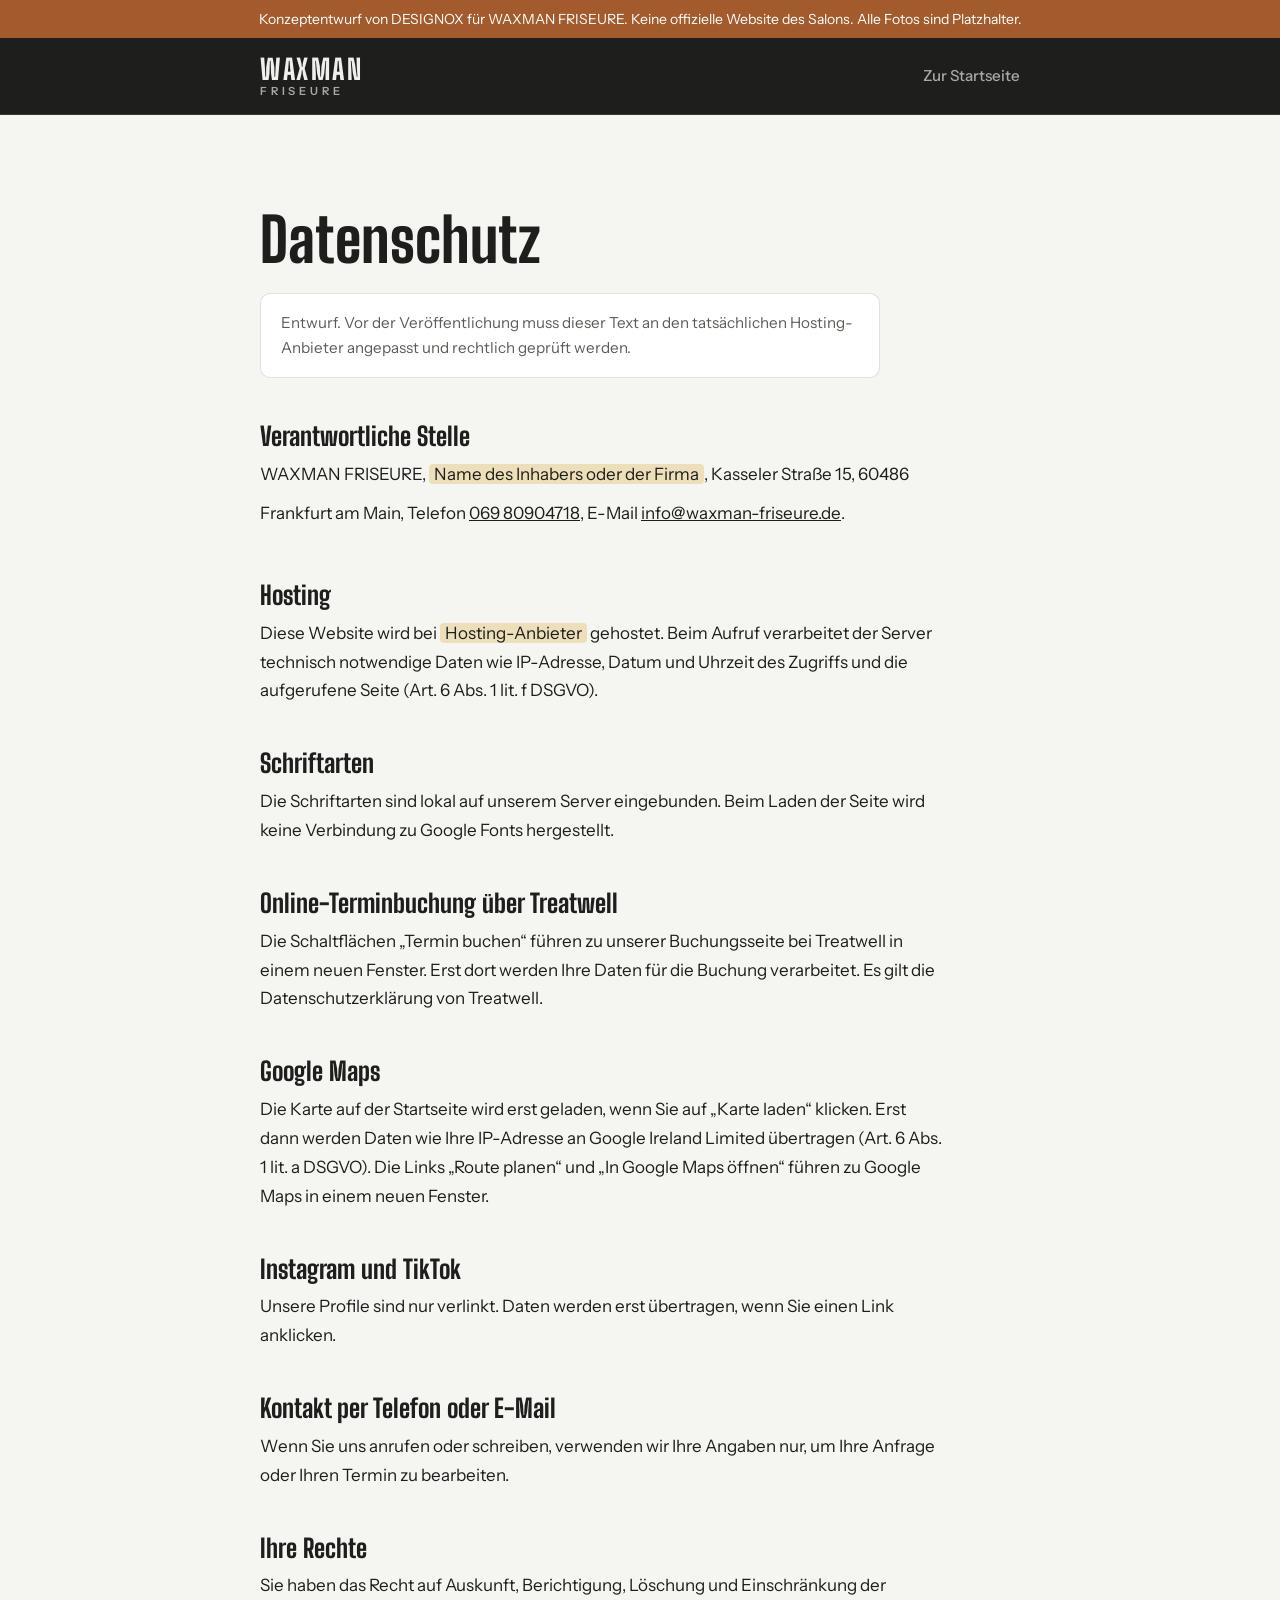
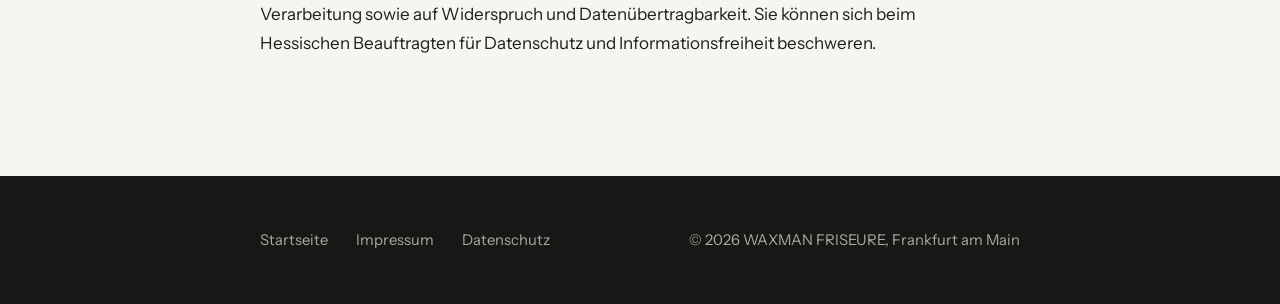
<file: demos/waxman-friseure/datenschutz.html>
<!doctype html>
<html lang="de">
<head>
<meta charset="utf-8">
<meta name="viewport" content="width=device-width, initial-scale=1">
<meta name="robots" content="noindex">
<title>Datenschutz | WAXMAN FRISEURE Frankfurt</title>
<meta name="theme-color" content="#1e1e1c">
<link rel="icon" href="data:image/svg+xml,%3Csvg xmlns='http://www.w3.org/2000/svg' viewBox='0 0 64 64'%3E%3Crect width='64' height='64' rx='10' fill='%231e1e1c'/%3E%3Cpath d='M14 18l9 28 9-22 9 22 9-28' fill='none' stroke='%23fdfdfb' stroke-width='5' stroke-linejoin='round'/%3E%3C/svg%3E">
<link rel="stylesheet" href="fonts/fonts.css">
<style>
:root{--black:#1e1e1c;--black-deep:#171715;--wall:#f5f5f2;--cognac:#a35a2d;--muted:#5c5c57;--on-dark:#efefec;--on-dark-muted:#a9a9a3;--line:rgba(30,30,28,.13);--line-dark:rgba(239,239,236,.13)}
*,*::before,*::after{box-sizing:border-box}
body{margin:0;background:var(--wall);color:var(--black);font-family:"Instrument Sans",system-ui,sans-serif;font-size:1.0625rem;line-height:1.7;-webkit-font-smoothing:antialiased}
a{color:inherit}
:focus-visible{outline:2px solid var(--cognac);outline-offset:3px;border-radius:3px}
header{background:var(--black);color:var(--on-dark);border-bottom:1px solid var(--line-dark)}
header .wrap{display:flex;align-items:center;justify-content:space-between;height:76px}
.wrap{width:min(760px,100% - 2.5rem);margin-inline:auto}
.wordmark{display:inline-flex;flex-direction:column;justify-content:center;min-height:48px;text-decoration:none;line-height:1}
.wordmark b{font-family:"Big Shoulders Display","Arial Narrow",sans-serif;font-weight:800;font-size:1.75rem;letter-spacing:.09em}
.wordmark span{font-size:.7rem;font-weight:600;letter-spacing:.34em;color:var(--on-dark-muted);margin-top:.2rem}
header nav a{color:var(--on-dark-muted);text-decoration:none;font-weight:500;font-size:.95rem}
header nav a:hover{color:var(--on-dark)}
main{padding:clamp(3.5rem,8vw,6rem) 0 clamp(4rem,8vw,6.5rem)}
h1{font-family:"Big Shoulders Display","Arial Narrow",sans-serif;font-weight:800;font-size:clamp(2.8rem,6vw,3.8rem);line-height:.95;margin:0 0 1rem}
h2{font-family:"Big Shoulders Display","Arial Narrow",sans-serif;font-weight:800;font-size:1.6rem;line-height:1.1;margin:2.75rem 0 .6rem}
p{margin:0 0 1rem;max-width:62ch}
.note{background:#fff;border:1px solid var(--line);border-radius:10px;padding:1rem 1.25rem;color:var(--muted);font-size:.95rem;margin:1.5rem 0 1rem}
.ph{background:rgba(214,164,40,.28);border-radius:4px;padding:0 .3rem}
footer{background:var(--black-deep);color:var(--on-dark-muted);padding:2.5rem 0;font-size:.925rem}
footer .wrap{display:flex;flex-wrap:wrap;gap:1rem 1.75rem;justify-content:space-between;align-items:center}
footer a{text-decoration:none} footer a:hover{color:var(--on-dark)}
footer nav{display:flex;flex-wrap:wrap;gap:0 1.75rem}
header nav a,footer nav a,main a[href^="tel:"],main a[href^="mailto:"]{display:inline-flex;align-items:center;min-height:48px}
.demo-note{background:#a35a2d;color:#fff;font-size:.875rem;line-height:1.45;text-align:center;padding:.55rem 1.25rem}
</style>
</head>
<body>
<div class="demo-note" role="note">Konzeptentwurf von DESIGNOX für WAXMAN FRISEURE. Keine offizielle Website des Salons. Alle Fotos sind Platzhalter.</div>
<header><div class="wrap"><a class="wordmark" href="index.html" aria-label="WAXMAN FRISEURE, zur Startseite"><b>WAXMAN</b><span>FRISEURE</span></a><nav><a href="index.html">Zur Startseite</a></nav></div></header>
<main><div class="wrap">
<h1>Datenschutz</h1>
<p class="note">Entwurf. Vor der Veröffentlichung muss dieser Text an den tatsächlichen Hosting-Anbieter angepasst und rechtlich geprüft werden.</p>
<h2>Verantwortliche Stelle</h2>
<p>WAXMAN FRISEURE, <span class="ph">Name des Inhabers oder der Firma</span>, Kasseler Straße 15, 60486 Frankfurt am Main, Telefon <a href="tel:+496980904718">069 80904718</a>, E-Mail <a href="mailto:info@waxman-friseure.de">info@waxman-friseure.de</a>.</p>
<h2>Hosting</h2>
<p>Diese Website wird bei <span class="ph">Hosting-Anbieter</span> gehostet. Beim Aufruf verarbeitet der Server technisch notwendige Daten wie IP-Adresse, Datum und Uhrzeit des Zugriffs und die aufgerufene Seite (Art. 6 Abs. 1 lit. f DSGVO).</p>
<h2>Schriftarten</h2>
<p>Die Schriftarten sind lokal auf unserem Server eingebunden. Beim Laden der Seite wird keine Verbindung zu Google Fonts hergestellt.</p>
<h2>Online-Terminbuchung über Treatwell</h2>
<p>Die Schaltflächen „Termin buchen“ führen zu unserer Buchungsseite bei Treatwell in einem neuen Fenster. Erst dort werden Ihre Daten für die Buchung verarbeitet. Es gilt die Datenschutzerklärung von Treatwell.</p>
<h2>Google Maps</h2>
<p>Die Karte auf der Startseite wird erst geladen, wenn Sie auf „Karte laden“ klicken. Erst dann werden Daten wie Ihre IP-Adresse an Google Ireland Limited übertragen (Art. 6 Abs. 1 lit. a DSGVO). Die Links „Route planen“ und „In Google Maps öffnen“ führen zu Google Maps in einem neuen Fenster.</p>
<h2>Instagram und TikTok</h2>
<p>Unsere Profile sind nur verlinkt. Daten werden erst übertragen, wenn Sie einen Link anklicken.</p>
<h2>Kontakt per Telefon oder E-Mail</h2>
<p>Wenn Sie uns anrufen oder schreiben, verwenden wir Ihre Angaben nur, um Ihre Anfrage oder Ihren Termin zu bearbeiten.</p>
<h2>Ihre Rechte</h2>
<p>Sie haben das Recht auf Auskunft, Berichtigung, Löschung und Einschränkung der Verarbeitung sowie auf Widerspruch und Datenübertragbarkeit. Sie können sich beim Hessischen Beauftragten für Datenschutz und Informationsfreiheit beschweren.</p>
</div></main>
<footer><div class="wrap"><nav aria-label="Weitere Links"><a href="index.html">Startseite</a><a href="impressum.html">Impressum</a><a href="datenschutz.html">Datenschutz</a></nav><span>© 2026 WAXMAN FRISEURE, Frankfurt am Main</span></div></footer>
</body>
</html>
</file>
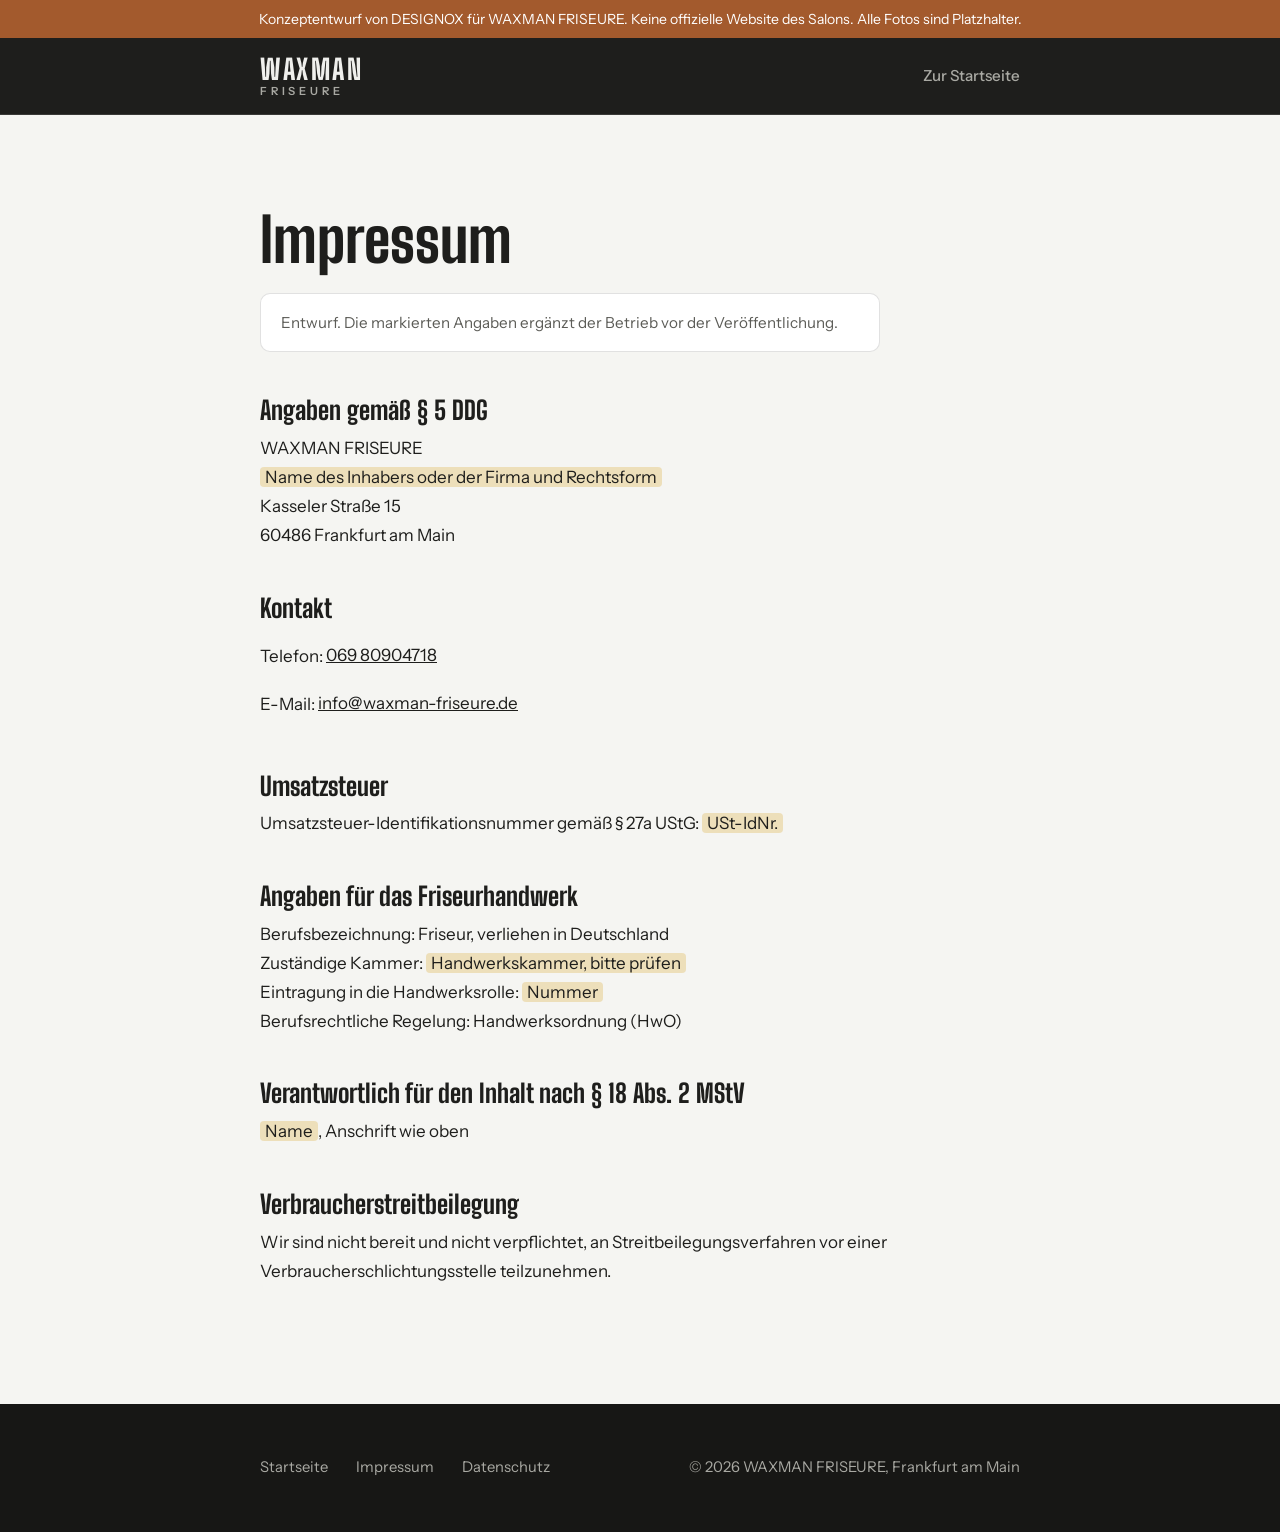
<file: demos/waxman-friseure/impressum.html>
<!doctype html>
<html lang="de">
<head>
<meta charset="utf-8">
<meta name="viewport" content="width=device-width, initial-scale=1">
<meta name="robots" content="noindex">
<title>Impressum | WAXMAN FRISEURE Frankfurt</title>
<meta name="theme-color" content="#1e1e1c">
<link rel="icon" href="data:image/svg+xml,%3Csvg xmlns='http://www.w3.org/2000/svg' viewBox='0 0 64 64'%3E%3Crect width='64' height='64' rx='10' fill='%231e1e1c'/%3E%3Cpath d='M14 18l9 28 9-22 9 22 9-28' fill='none' stroke='%23fdfdfb' stroke-width='5' stroke-linejoin='round'/%3E%3C/svg%3E">
<link rel="stylesheet" href="fonts/fonts.css">
<style>
:root{--black:#1e1e1c;--black-deep:#171715;--wall:#f5f5f2;--cognac:#a35a2d;--muted:#5c5c57;--on-dark:#efefec;--on-dark-muted:#a9a9a3;--line:rgba(30,30,28,.13);--line-dark:rgba(239,239,236,.13)}
*,*::before,*::after{box-sizing:border-box}
body{margin:0;background:var(--wall);color:var(--black);font-family:"Instrument Sans",system-ui,sans-serif;font-size:1.0625rem;line-height:1.7;-webkit-font-smoothing:antialiased}
a{color:inherit}
:focus-visible{outline:2px solid var(--cognac);outline-offset:3px;border-radius:3px}
header{background:var(--black);color:var(--on-dark);border-bottom:1px solid var(--line-dark)}
header .wrap{display:flex;align-items:center;justify-content:space-between;height:76px}
.wrap{width:min(760px,100% - 2.5rem);margin-inline:auto}
.wordmark{display:inline-flex;flex-direction:column;justify-content:center;min-height:48px;text-decoration:none;line-height:1}
.wordmark b{font-family:"Big Shoulders Display","Arial Narrow",sans-serif;font-weight:800;font-size:1.75rem;letter-spacing:.09em}
.wordmark span{font-size:.7rem;font-weight:600;letter-spacing:.34em;color:var(--on-dark-muted);margin-top:.2rem}
header nav a{color:var(--on-dark-muted);text-decoration:none;font-weight:500;font-size:.95rem}
header nav a:hover{color:var(--on-dark)}
main{padding:clamp(3.5rem,8vw,6rem) 0 clamp(4rem,8vw,6.5rem)}
h1{font-family:"Big Shoulders Display","Arial Narrow",sans-serif;font-weight:800;font-size:clamp(2.8rem,6vw,3.8rem);line-height:.95;margin:0 0 1rem}
h2{font-family:"Big Shoulders Display","Arial Narrow",sans-serif;font-weight:800;font-size:1.6rem;line-height:1.1;margin:2.75rem 0 .6rem}
p{margin:0 0 1rem;max-width:62ch}
.note{background:#fff;border:1px solid var(--line);border-radius:10px;padding:1rem 1.25rem;color:var(--muted);font-size:.95rem;margin:1.5rem 0 1rem}
.ph{background:rgba(214,164,40,.28);border-radius:4px;padding:0 .3rem}
footer{background:var(--black-deep);color:var(--on-dark-muted);padding:2.5rem 0;font-size:.925rem}
footer .wrap{display:flex;flex-wrap:wrap;gap:1rem 1.75rem;justify-content:space-between;align-items:center}
footer a{text-decoration:none} footer a:hover{color:var(--on-dark)}
footer nav{display:flex;flex-wrap:wrap;gap:0 1.75rem}
header nav a,footer nav a,main a[href^="tel:"],main a[href^="mailto:"]{display:inline-flex;align-items:center;min-height:48px}
.demo-note{background:#a35a2d;color:#fff;font-size:.875rem;line-height:1.45;text-align:center;padding:.55rem 1.25rem}
</style>
</head>
<body>
<div class="demo-note" role="note">Konzeptentwurf von DESIGNOX für WAXMAN FRISEURE. Keine offizielle Website des Salons. Alle Fotos sind Platzhalter.</div>
<header><div class="wrap"><a class="wordmark" href="index.html" aria-label="WAXMAN FRISEURE, zur Startseite"><b>WAXMAN</b><span>FRISEURE</span></a><nav><a href="index.html">Zur Startseite</a></nav></div></header>
<main><div class="wrap">
<h1>Impressum</h1>
<p class="note">Entwurf. Die markierten Angaben ergänzt der Betrieb vor der Veröffentlichung.</p>
<h2>Angaben gemäß § 5 DDG</h2>
<p>WAXMAN FRISEURE<br><span class="ph">Name des Inhabers oder der Firma und Rechtsform</span><br>Kasseler Straße 15<br>60486 Frankfurt am Main</p>
<h2>Kontakt</h2>
<p>Telefon: <a href="tel:+496980904718">069 80904718</a><br>E-Mail: <a href="mailto:info@waxman-friseure.de">info@waxman-friseure.de</a></p>
<h2>Umsatzsteuer</h2>
<p>Umsatzsteuer-Identifikationsnummer gemäß § 27a UStG: <span class="ph">USt-IdNr.</span></p>
<h2>Angaben für das Friseurhandwerk</h2>
<p>Berufsbezeichnung: Friseur, verliehen in Deutschland<br>Zuständige Kammer: <span class="ph">Handwerkskammer, bitte prüfen</span><br>Eintragung in die Handwerksrolle: <span class="ph">Nummer</span><br>Berufsrechtliche Regelung: Handwerksordnung (HwO)</p>
<h2>Verantwortlich für den Inhalt nach § 18 Abs. 2 MStV</h2>
<p><span class="ph">Name</span>, Anschrift wie oben</p>
<h2>Verbraucherstreitbeilegung</h2>
<p>Wir sind nicht bereit und nicht verpflichtet, an Streitbeilegungsverfahren vor einer Verbraucherschlichtungsstelle teilzunehmen.</p>
</div></main>
<footer><div class="wrap"><nav aria-label="Weitere Links"><a href="index.html">Startseite</a><a href="impressum.html">Impressum</a><a href="datenschutz.html">Datenschutz</a></nav><span>© 2026 WAXMAN FRISEURE, Frankfurt am Main</span></div></footer>
</body>
</html>
</file>
<file: demos/waxman-friseure/fonts/fonts.css>
/* Big Shoulders Display 700 latin-ext */
@font-face {
  font-family: 'Big Shoulders Display';
  font-style: normal;
  font-weight: 700;
  font-display: swap;
  src: url(./big-shoulders-display-latin-ext.woff2) format('woff2');
  unicode-range: U+0100-02BA, U+02BD-02C5, U+02C7-02CC, U+02CE-02D7, U+02DD-02FF, U+0304, U+0308, U+0329, U+1D00-1DBF, U+1E00-1E9F, U+1EF2-1EFF, U+2020, U+20A0-20AB, U+20AD-20C4, U+2113, U+2C60-2C7F, U+A720-A7FF;
}
/* Big Shoulders Display 700 latin */
@font-face {
  font-family: 'Big Shoulders Display';
  font-style: normal;
  font-weight: 700;
  font-display: swap;
  src: url(./big-shoulders-display-latin.woff2) format('woff2');
  unicode-range: U+0000-00FF, U+0131, U+0152-0153, U+02BB-02BC, U+02C6, U+02DA, U+02DC, U+0304, U+0308, U+0329, U+2000-206F, U+20AC, U+2122, U+2191, U+2193, U+2212, U+2215, U+FEFF, U+FFFD;
}
/* Big Shoulders Display 800 latin-ext */
@font-face {
  font-family: 'Big Shoulders Display';
  font-style: normal;
  font-weight: 800;
  font-display: swap;
  src: url(./big-shoulders-display-latin-ext.woff2) format('woff2');
  unicode-range: U+0100-02BA, U+02BD-02C5, U+02C7-02CC, U+02CE-02D7, U+02DD-02FF, U+0304, U+0308, U+0329, U+1D00-1DBF, U+1E00-1E9F, U+1EF2-1EFF, U+2020, U+20A0-20AB, U+20AD-20C4, U+2113, U+2C60-2C7F, U+A720-A7FF;
}
/* Big Shoulders Display 800 latin */
@font-face {
  font-family: 'Big Shoulders Display';
  font-style: normal;
  font-weight: 800;
  font-display: swap;
  src: url(./big-shoulders-display-latin.woff2) format('woff2');
  unicode-range: U+0000-00FF, U+0131, U+0152-0153, U+02BB-02BC, U+02C6, U+02DA, U+02DC, U+0304, U+0308, U+0329, U+2000-206F, U+20AC, U+2122, U+2191, U+2193, U+2212, U+2215, U+FEFF, U+FFFD;
}
/* Instrument Sans 400 latin-ext */
@font-face {
  font-family: 'Instrument Sans';
  font-style: normal;
  font-weight: 400;
  font-display: swap;
  src: url(./instrument-sans-latin-ext.woff2) format('woff2');
  unicode-range: U+0100-02BA, U+02BD-02C5, U+02C7-02CC, U+02CE-02D7, U+02DD-02FF, U+0304, U+0308, U+0329, U+1D00-1DBF, U+1E00-1E9F, U+1EF2-1EFF, U+2020, U+20A0-20AB, U+20AD-20C4, U+2113, U+2C60-2C7F, U+A720-A7FF;
}
/* Instrument Sans 400 latin */
@font-face {
  font-family: 'Instrument Sans';
  font-style: normal;
  font-weight: 400;
  font-display: swap;
  src: url(./instrument-sans-latin.woff2) format('woff2');
  unicode-range: U+0000-00FF, U+0131, U+0152-0153, U+02BB-02BC, U+02C6, U+02DA, U+02DC, U+0304, U+0308, U+0329, U+2000-206F, U+20AC, U+2122, U+2191, U+2193, U+2212, U+2215, U+FEFF, U+FFFD;
}
/* Instrument Sans 500 latin-ext */
@font-face {
  font-family: 'Instrument Sans';
  font-style: normal;
  font-weight: 500;
  font-display: swap;
  src: url(./instrument-sans-latin-ext.woff2) format('woff2');
  unicode-range: U+0100-02BA, U+02BD-02C5, U+02C7-02CC, U+02CE-02D7, U+02DD-02FF, U+0304, U+0308, U+0329, U+1D00-1DBF, U+1E00-1E9F, U+1EF2-1EFF, U+2020, U+20A0-20AB, U+20AD-20C4, U+2113, U+2C60-2C7F, U+A720-A7FF;
}
/* Instrument Sans 500 latin */
@font-face {
  font-family: 'Instrument Sans';
  font-style: normal;
  font-weight: 500;
  font-display: swap;
  src: url(./instrument-sans-latin.woff2) format('woff2');
  unicode-range: U+0000-00FF, U+0131, U+0152-0153, U+02BB-02BC, U+02C6, U+02DA, U+02DC, U+0304, U+0308, U+0329, U+2000-206F, U+20AC, U+2122, U+2191, U+2193, U+2212, U+2215, U+FEFF, U+FFFD;
}
/* Instrument Sans 600 latin-ext */
@font-face {
  font-family: 'Instrument Sans';
  font-style: normal;
  font-weight: 600;
  font-display: swap;
  src: url(./instrument-sans-latin-ext.woff2) format('woff2');
  unicode-range: U+0100-02BA, U+02BD-02C5, U+02C7-02CC, U+02CE-02D7, U+02DD-02FF, U+0304, U+0308, U+0329, U+1D00-1DBF, U+1E00-1E9F, U+1EF2-1EFF, U+2020, U+20A0-20AB, U+20AD-20C4, U+2113, U+2C60-2C7F, U+A720-A7FF;
}
/* Instrument Sans 600 latin */
@font-face {
  font-family: 'Instrument Sans';
  font-style: normal;
  font-weight: 600;
  font-display: swap;
  src: url(./instrument-sans-latin.woff2) format('woff2');
  unicode-range: U+0000-00FF, U+0131, U+0152-0153, U+02BB-02BC, U+02C6, U+02DA, U+02DC, U+0304, U+0308, U+0329, U+2000-206F, U+20AC, U+2122, U+2191, U+2193, U+2212, U+2215, U+FEFF, U+FFFD;
}
</file>
